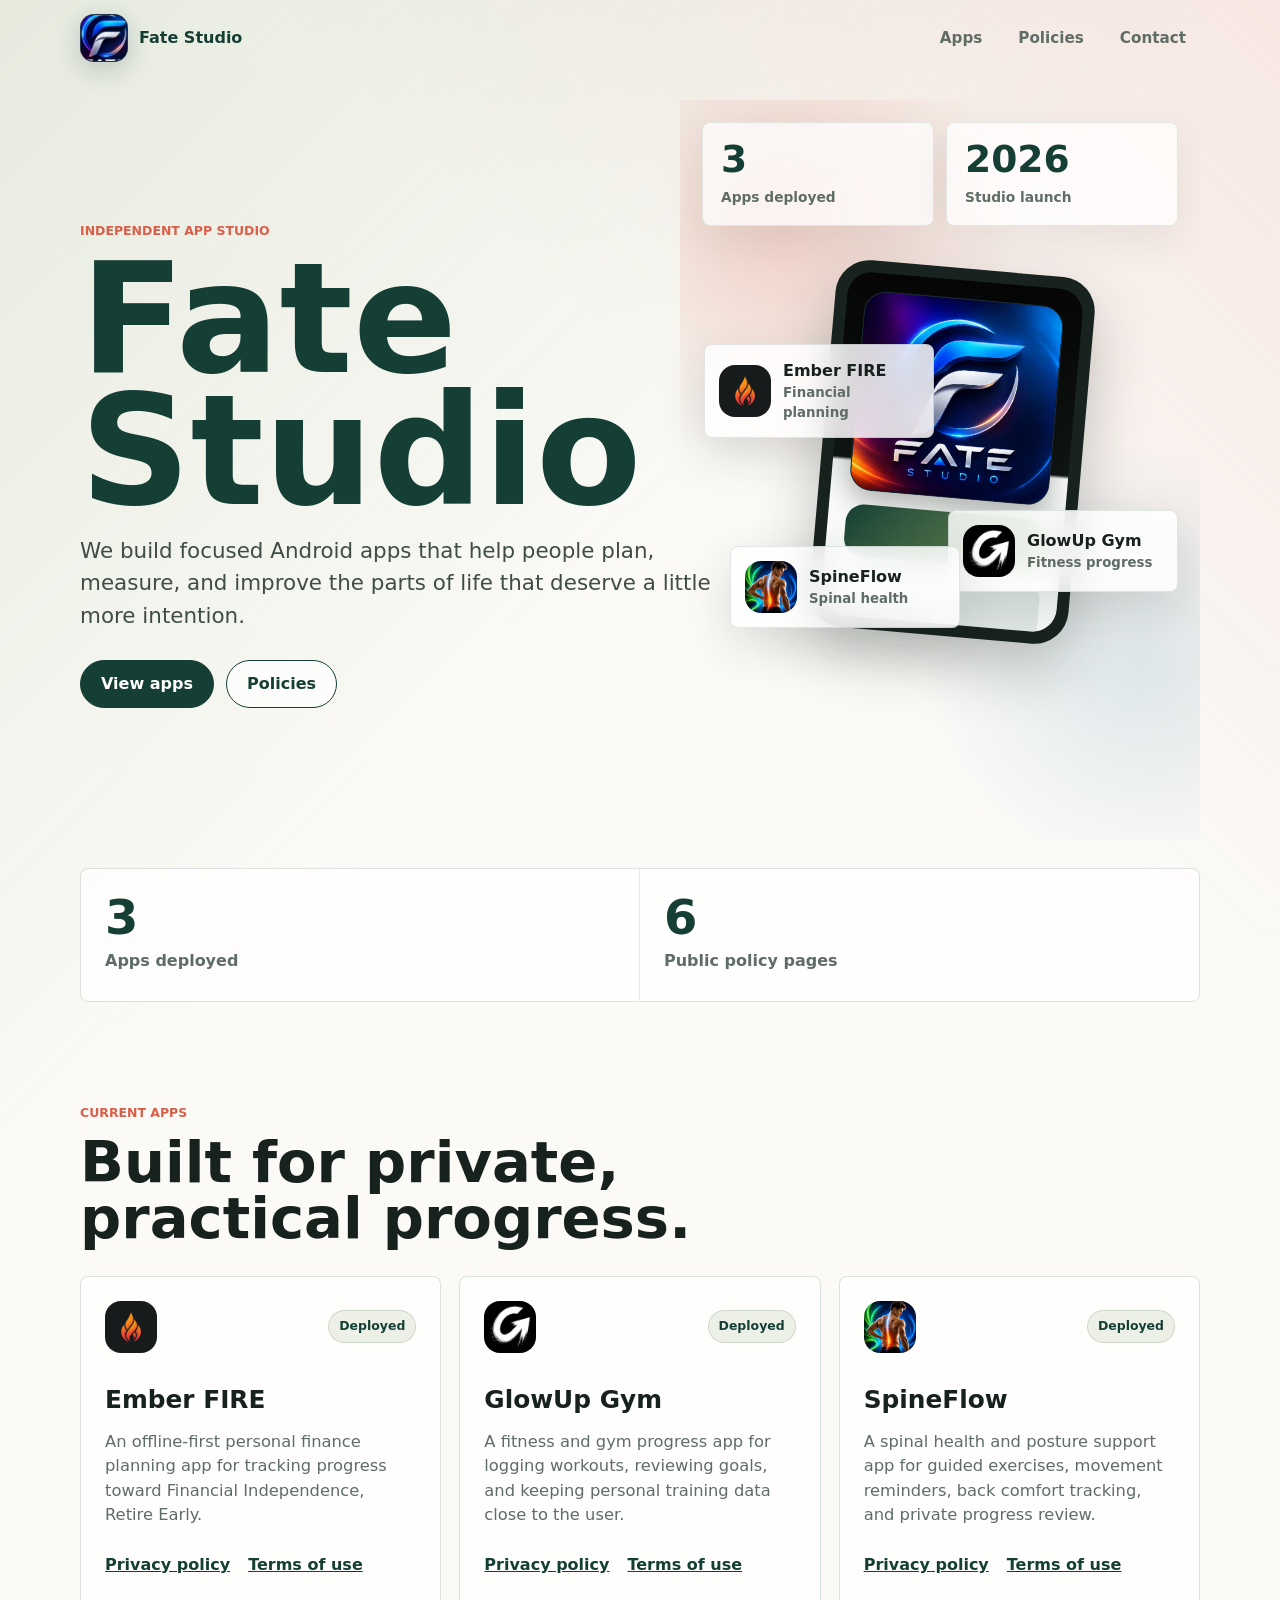
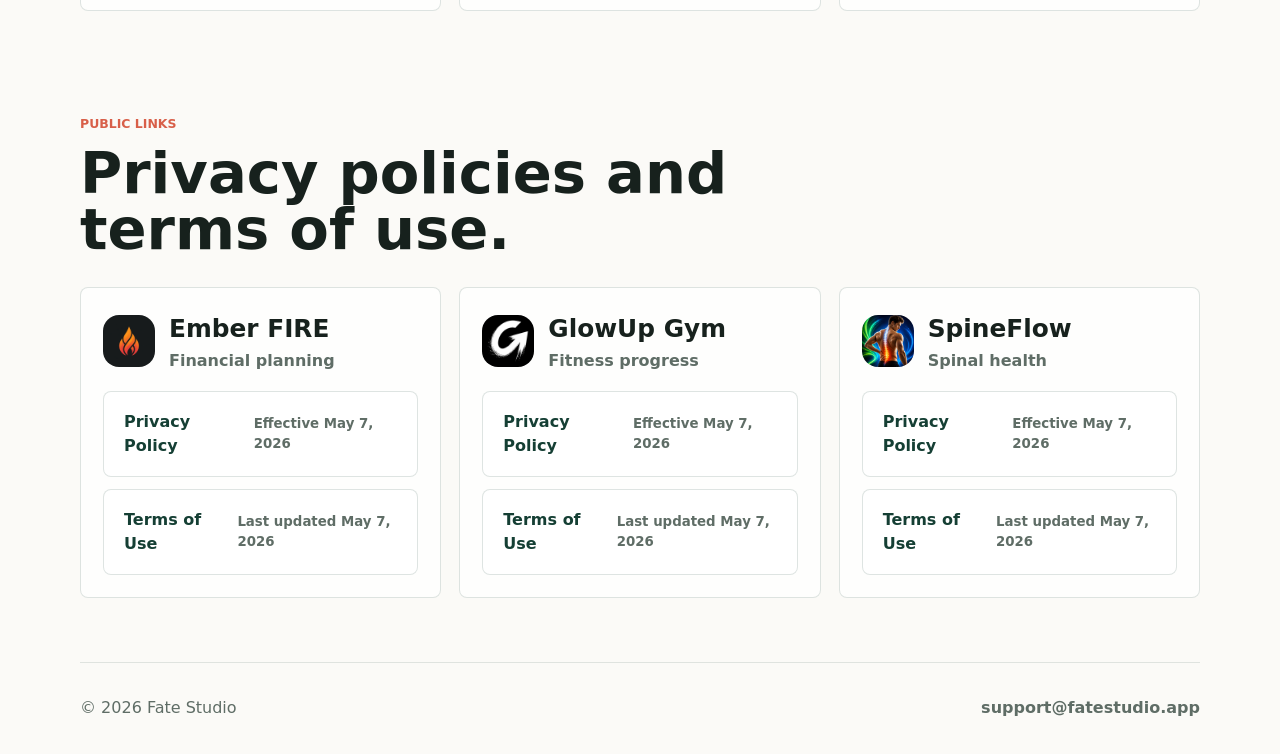
<file: index.html>
<!doctype html>
<html lang="en">
  <head>
    <meta charset="utf-8" />
    <meta name="viewport" content="width=device-width, initial-scale=1" />
    <meta name="description" content="Fate Studio creates practical, privacy-conscious apps for personal planning, finance, fitness, and everyday progress." />
    <title>Fate Studio | Apps for Personal Progress</title>
    <link rel="icon" type="image/png" sizes="64x64" href="assets/favicon.png" />
    <link rel="apple-touch-icon" sizes="180x180" href="assets/apple-touch-icon.png" />
    <link rel="stylesheet" href="styles.css" />
  </head>
  <body>
    <header class="site-header">
      <a class="brand" href="./" aria-label="Fate Studio home">
        <span class="brand-mark" aria-hidden="true">
          <img src="assets/fate_studio_logo.png" alt="" />
        </span>
        <span>Fate Studio</span>
      </a>
      <nav class="nav-links" aria-label="Main navigation">
        <a href="#apps">Apps</a>
        <a href="#policies">Policies</a>
        <a href="mailto:support@fatestudio.app">Contact</a>
      </nav>
    </header>

    <main>
      <section class="hero">
        <div class="hero-copy">
          <p class="eyebrow">Independent app studio</p>
          <h1>Fate Studio</h1>
          <p class="hero-text">We build focused Android apps that help people plan, measure, and improve the parts of life that deserve a little more intention.</p>
          <div class="hero-actions">
            <a class="button primary" href="#apps">View apps</a>
            <a class="button secondary" href="#policies">Policies</a>
          </div>
        </div>

        <div class="studio-panel" aria-label="Fate Studio app dashboard">
          <div class="metric-strip">
            <div>
              <span class="metric-number">3</span>
              <span class="metric-label">Apps deployed</span>
            </div>
            <div>
              <span class="metric-number">2026</span>
              <span class="metric-label">Studio launch</span>
            </div>
          </div>
          <div class="device-preview">
            <div class="phone-shell">
              <div class="phone-screen">
                <img class="studio-screen-logo" src="assets/fate_studio_logo.png" alt="Fate Studio App logo" />
                <div class="screen-row gold"></div>
                <div class="screen-grid" aria-hidden="true">
                  <span></span>
                  <span></span>
                </div>
              </div>
            </div>
            <div class="floating-card ember">
              <img class="app-icon" src="assets/ember_fire_logo_512.png" alt="" width="52" height="52" />
              <div>
                <strong>Ember FIRE</strong>
                <small>Financial planning</small>
              </div>
            </div>
            <div class="floating-card glow">
              <img class="app-icon" src="assets/glowup_gym_logo_512.png" alt="" width="52" height="52" />
              <div>
                <strong>GlowUp Gym</strong>
                <small>Fitness progress</small>
              </div>
            </div>
            <div class="floating-card spine">
              <img class="app-icon" src="assets/spineflow_logo.png" alt="" width="52" height="52" />
              <div>
                <strong>SpineFlow</strong>
                <small>Spinal health</small>
              </div>
            </div>
          </div>
        </div>
      </section>

      <section class="stats-band" aria-label="Deployment summary">
        <div>
          <strong>3</strong>
          <span>Apps deployed</span>
        </div>
        <div>
          <strong>6</strong>
          <span>Public policy pages</span>
        </div>
      </section>

      <section id="apps" class="section">
        <div class="section-heading">
          <p class="eyebrow">Current apps</p>
          <h2>Built for private, practical progress.</h2>
        </div>

        <div class="app-grid">
          <article class="app-card">
            <div class="app-card-top">
              <img class="app-icon" src="assets/ember_fire_logo_512.png" alt="" width="52" height="52" />
              <span class="status-pill">Deployed</span>
            </div>
            <h3>Ember FIRE</h3>
            <p>An offline-first personal finance planning app for tracking progress toward Financial Independence, Retire Early.</p>
            <div class="app-card-links">
              <a href="privacy/ember-fire.html">Privacy policy</a>
              <a href="terms/ember-fire.html">Terms of use</a>
            </div>
          </article>

          <article class="app-card">
            <div class="app-card-top">
              <img class="app-icon" src="assets/glowup_gym_logo_512.png" alt="" width="52" height="52" />
              <span class="status-pill">Deployed</span>
            </div>
            <h3>GlowUp Gym</h3>
            <p>A fitness and gym progress app for logging workouts, reviewing goals, and keeping personal training data close to the user.</p>
            <div class="app-card-links">
              <a href="privacy/glowup-gym.html">Privacy policy</a>
              <a href="terms/glowup-gym.html">Terms of use</a>
            </div>
          </article>

          <article class="app-card">
            <div class="app-card-top">
              <img class="app-icon" src="assets/spineflow_logo.png" alt="" width="52" height="52" />
              <span class="status-pill">Deployed</span>
            </div>
            <h3>SpineFlow</h3>
            <p>A spinal health and posture support app for guided exercises, movement reminders, back comfort tracking, and private progress review.</p>
            <div class="app-card-links">
              <a href="privacy/spineflow.html">Privacy policy</a>
              <a href="terms/spineflow.html">Terms of use</a>
            </div>
          </article>
        </div>
      </section>

      <section id="policies" class="section policy-section">
        <div class="section-heading">
          <p class="eyebrow">Public links</p>
          <h2>Privacy policies and terms of use.</h2>
        </div>
        <div class="policy-app-grid">
          <article class="policy-app-card">
            <div class="policy-app-heading">
              <img class="app-icon" src="assets/ember_fire_logo_512.png" alt="" width="52" height="52" />
              <div>
                <h3>Ember FIRE</h3>
                <p>Financial planning</p>
              </div>
            </div>
            <div class="policy-links">
              <a href="privacy/ember-fire.html">
                <span>Privacy Policy</span>
                <small>Effective May 7, 2026</small>
              </a>
              <a href="terms/ember-fire.html">
                <span>Terms of Use</span>
                <small>Last updated May 7, 2026</small>
              </a>
            </div>
          </article>

          <article class="policy-app-card">
            <div class="policy-app-heading">
              <img class="app-icon" src="assets/glowup_gym_logo_512.png" alt="" width="52" height="52" />
              <div>
                <h3>GlowUp Gym</h3>
                <p>Fitness progress</p>
              </div>
            </div>
            <div class="policy-links">
              <a href="privacy/glowup-gym.html">
                <span>Privacy Policy</span>
                <small>Effective May 7, 2026</small>
              </a>
              <a href="terms/glowup-gym.html">
                <span>Terms of Use</span>
                <small>Last updated May 7, 2026</small>
              </a>
            </div>
          </article>

          <article class="policy-app-card">
            <div class="policy-app-heading">
              <img class="app-icon" src="assets/spineflow_logo.png" alt="" width="52" height="52" />
              <div>
                <h3>SpineFlow</h3>
                <p>Spinal health</p>
              </div>
            </div>
            <div class="policy-links">
              <a href="privacy/spineflow.html">
                <span>Privacy Policy</span>
                <small>Effective May 7, 2026</small>
              </a>
              <a href="terms/spineflow.html">
                <span>Terms of Use</span>
                <small>Last updated May 7, 2026</small>
              </a>
            </div>
          </article>
        </div>
      </section>
    </main>

    <footer class="site-footer">
      <span>&copy; 2026 Fate Studio</span>
      <a href="mailto:support@fatestudio.app">support@fatestudio.app</a>
    </footer>
  </body>
</html>
</file>
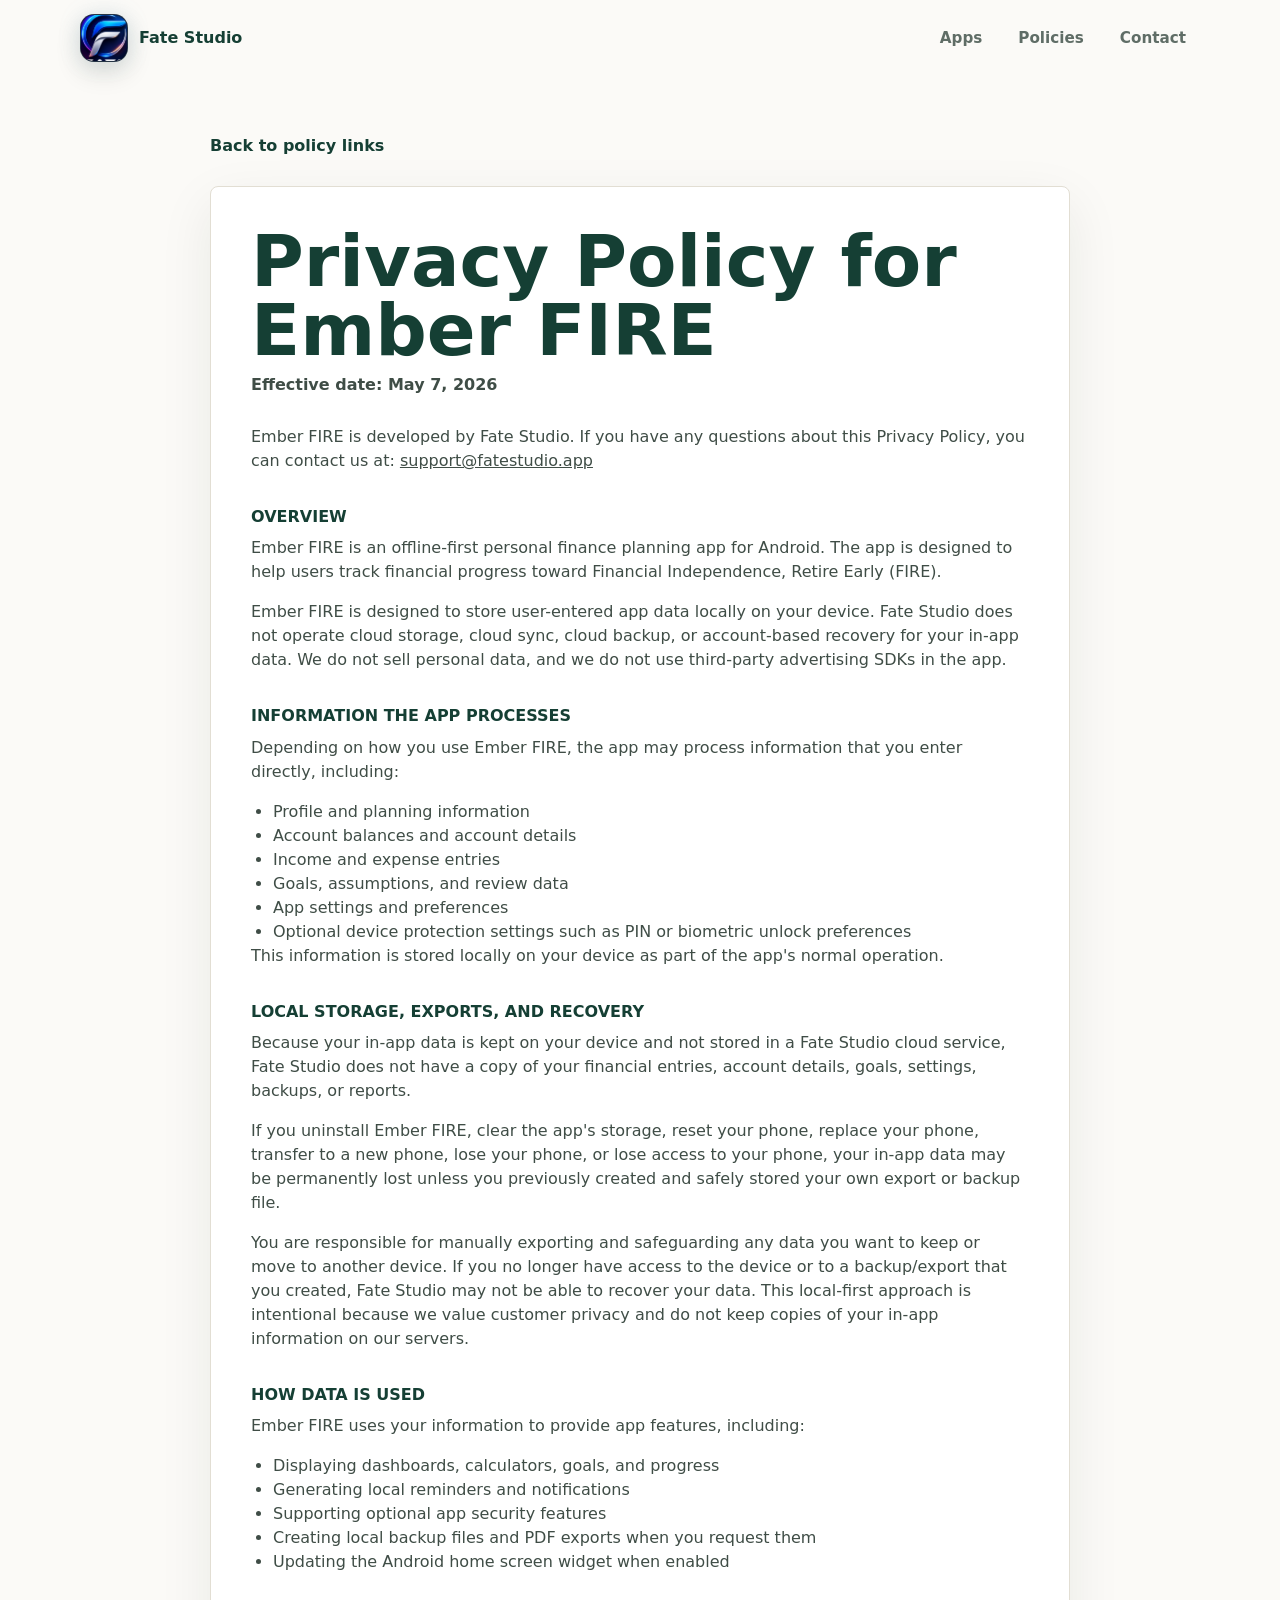
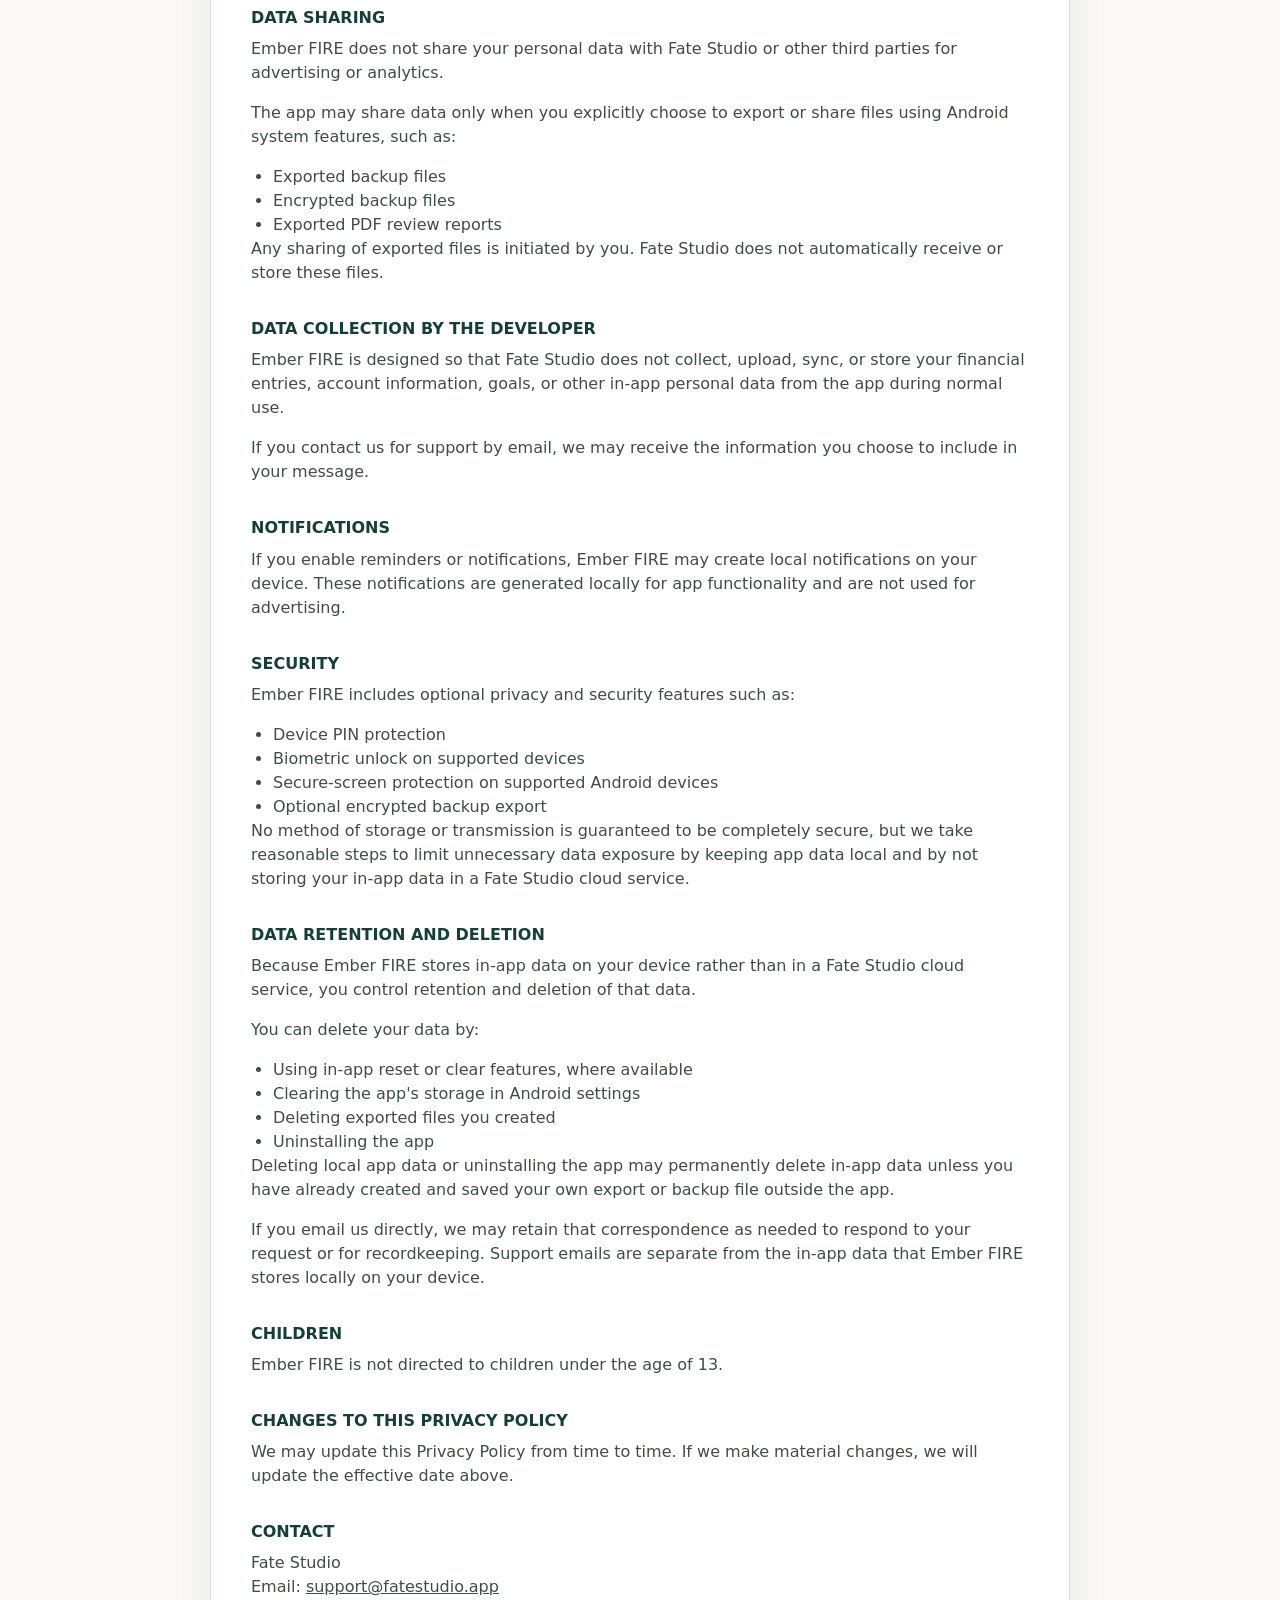
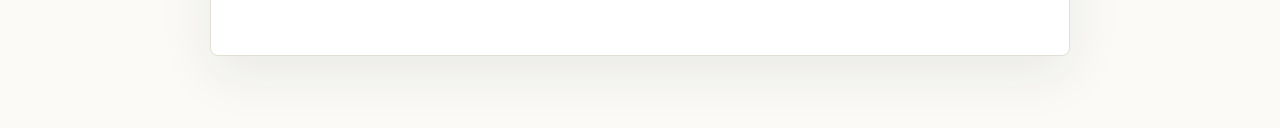
<file: privacy/ember-fire.html>
<!doctype html>
<html lang="en">
  <head>
    <meta charset="utf-8" />
    <meta name="viewport" content="width=device-width, initial-scale=1" />
    <meta name="description" content="Privacy Policy for Ember FIRE by Fate Studio." />
    <title>Privacy Policy for Ember FIRE | Fate Studio</title>
    <link rel="icon" type="image/png" sizes="64x64" href="../assets/favicon.png" />
    <link rel="apple-touch-icon" sizes="180x180" href="../assets/apple-touch-icon.png" />
    <link rel="stylesheet" href="../styles.css" />
  </head>
  <body class="policy-page">
    <header class="site-header">
      <a class="brand" href="../" aria-label="Fate Studio home">
        <span class="brand-mark" aria-hidden="true">
          <img src="../assets/fate_studio_logo.png" alt="" />
        </span>
        <span>Fate Studio</span>
      </a>
      <nav class="nav-links" aria-label="Policy navigation">
        <a href="../#apps">Apps</a>
        <a href="../#policies">Policies</a>
        <a href="mailto:support@fatestudio.app">Contact</a>
      </nav>
    </header>

    <main class="policy-main">
      <a class="back-link" href="../#policies">Back to policy links</a>
      <article class="policy-article">
        <h1>Privacy Policy for Ember FIRE</h1>
        <p class="effective-date">Effective date: May 7, 2026</p>

        <p>
          Ember FIRE is developed by Fate Studio. If you have any questions about this Privacy Policy, you can contact us at:
          <a href="mailto:support@fatestudio.app">support@fatestudio.app</a>
        </p>

        <h2>Overview</h2>
        <p>Ember FIRE is an offline-first personal finance planning app for Android. The app is designed to help users track financial progress toward Financial Independence, Retire Early (FIRE).</p>
        <p>Ember FIRE is designed to store user-entered app data locally on your device. Fate Studio does not operate cloud storage, cloud sync, cloud backup, or account-based recovery for your in-app data. We do not sell personal data, and we do not use third-party advertising SDKs in the app.</p>

        <h2>Information the App Processes</h2>
        <p>Depending on how you use Ember FIRE, the app may process information that you enter directly, including:</p>
        <ul>
          <li>Profile and planning information</li>
          <li>Account balances and account details</li>
          <li>Income and expense entries</li>
          <li>Goals, assumptions, and review data</li>
          <li>App settings and preferences</li>
          <li>Optional device protection settings such as PIN or biometric unlock preferences</li>
        </ul>
        <p>This information is stored locally on your device as part of the app's normal operation.</p>

        <h2>Local Storage, Exports, and Recovery</h2>
        <p>Because your in-app data is kept on your device and not stored in a Fate Studio cloud service, Fate Studio does not have a copy of your financial entries, account details, goals, settings, backups, or reports.</p>
        <p>If you uninstall Ember FIRE, clear the app's storage, reset your phone, replace your phone, transfer to a new phone, lose your phone, or lose access to your phone, your in-app data may be permanently lost unless you previously created and safely stored your own export or backup file.</p>
        <p>You are responsible for manually exporting and safeguarding any data you want to keep or move to another device. If you no longer have access to the device or to a backup/export that you created, Fate Studio may not be able to recover your data. This local-first approach is intentional because we value customer privacy and do not keep copies of your in-app information on our servers.</p>

        <h2>How Data Is Used</h2>
        <p>Ember FIRE uses your information to provide app features, including:</p>
        <ul>
          <li>Displaying dashboards, calculators, goals, and progress</li>
          <li>Generating local reminders and notifications</li>
          <li>Supporting optional app security features</li>
          <li>Creating local backup files and PDF exports when you request them</li>
          <li>Updating the Android home screen widget when enabled</li>
        </ul>

        <h2>Data Sharing</h2>
        <p>Ember FIRE does not share your personal data with Fate Studio or other third parties for advertising or analytics.</p>
        <p>The app may share data only when you explicitly choose to export or share files using Android system features, such as:</p>
        <ul>
          <li>Exported backup files</li>
          <li>Encrypted backup files</li>
          <li>Exported PDF review reports</li>
        </ul>
        <p>Any sharing of exported files is initiated by you. Fate Studio does not automatically receive or store these files.</p>

        <h2>Data Collection by the Developer</h2>
        <p>Ember FIRE is designed so that Fate Studio does not collect, upload, sync, or store your financial entries, account information, goals, or other in-app personal data from the app during normal use.</p>
        <p>If you contact us for support by email, we may receive the information you choose to include in your message.</p>

        <h2>Notifications</h2>
        <p>
          If you enable reminders or notifications, Ember FIRE may create local notifications on your device. These notifications are generated locally for app functionality and are not used for
          advertising.
        </p>

        <h2>Security</h2>
        <p>Ember FIRE includes optional privacy and security features such as:</p>
        <ul>
          <li>Device PIN protection</li>
          <li>Biometric unlock on supported devices</li>
          <li>Secure-screen protection on supported Android devices</li>
          <li>Optional encrypted backup export</li>
        </ul>
        <p>No method of storage or transmission is guaranteed to be completely secure, but we take reasonable steps to limit unnecessary data exposure by keeping app data local and by not storing your in-app data in a Fate Studio cloud service.</p>

        <h2>Data Retention and Deletion</h2>
        <p>Because Ember FIRE stores in-app data on your device rather than in a Fate Studio cloud service, you control retention and deletion of that data.</p>
        <p>You can delete your data by:</p>
        <ul>
          <li>Using in-app reset or clear features, where available</li>
          <li>Clearing the app's storage in Android settings</li>
          <li>Deleting exported files you created</li>
          <li>Uninstalling the app</li>
        </ul>
        <p>Deleting local app data or uninstalling the app may permanently delete in-app data unless you have already created and saved your own export or backup file outside the app.</p>
        <p>If you email us directly, we may retain that correspondence as needed to respond to your request or for recordkeeping. Support emails are separate from the in-app data that Ember FIRE stores locally on your device.</p>

        <h2>Children</h2>
        <p>Ember FIRE is not directed to children under the age of 13.</p>

        <h2>Changes to This Privacy Policy</h2>
        <p>We may update this Privacy Policy from time to time. If we make material changes, we will update the effective date above.</p>

        <h2>Contact</h2>
        <p>
          Fate Studio<br />
          Email: <a href="mailto:support@fatestudio.app">support@fatestudio.app</a>
        </p>
      </article>
    </main>
  </body>
</html>
</file>
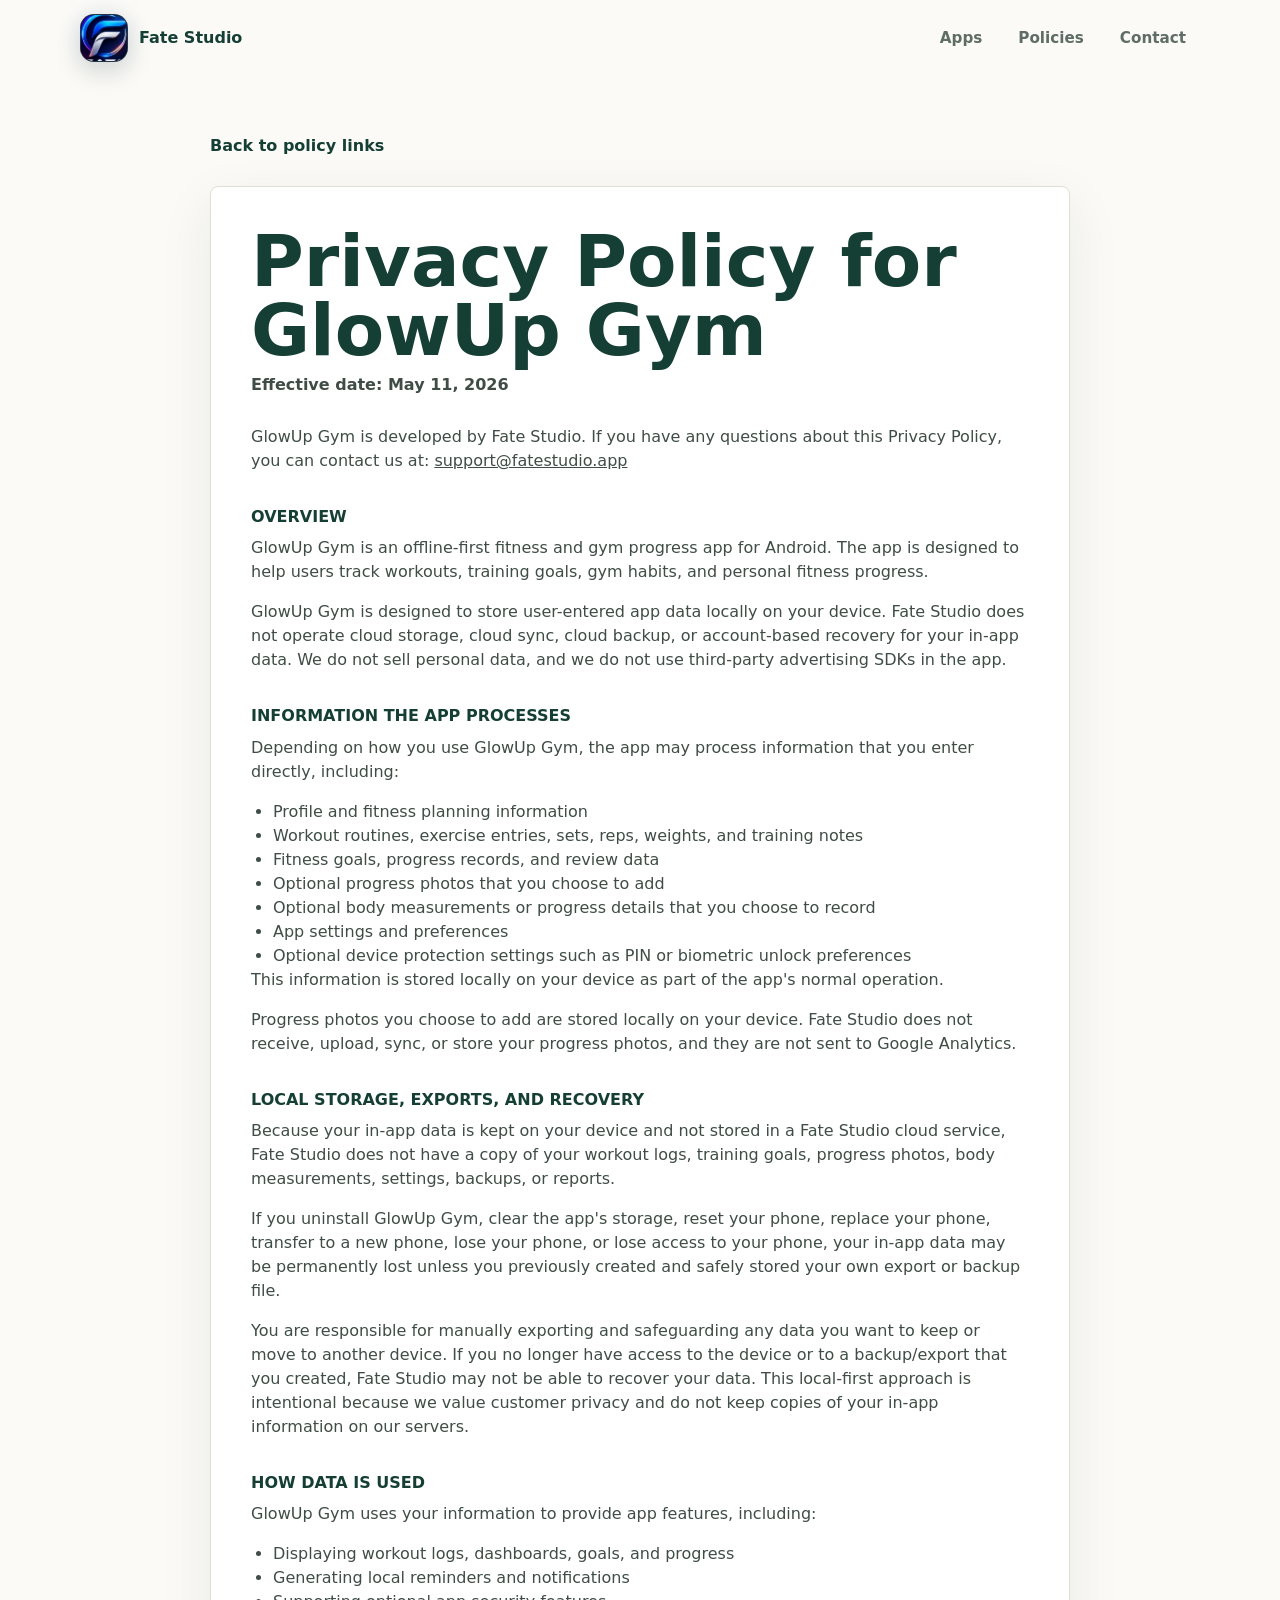
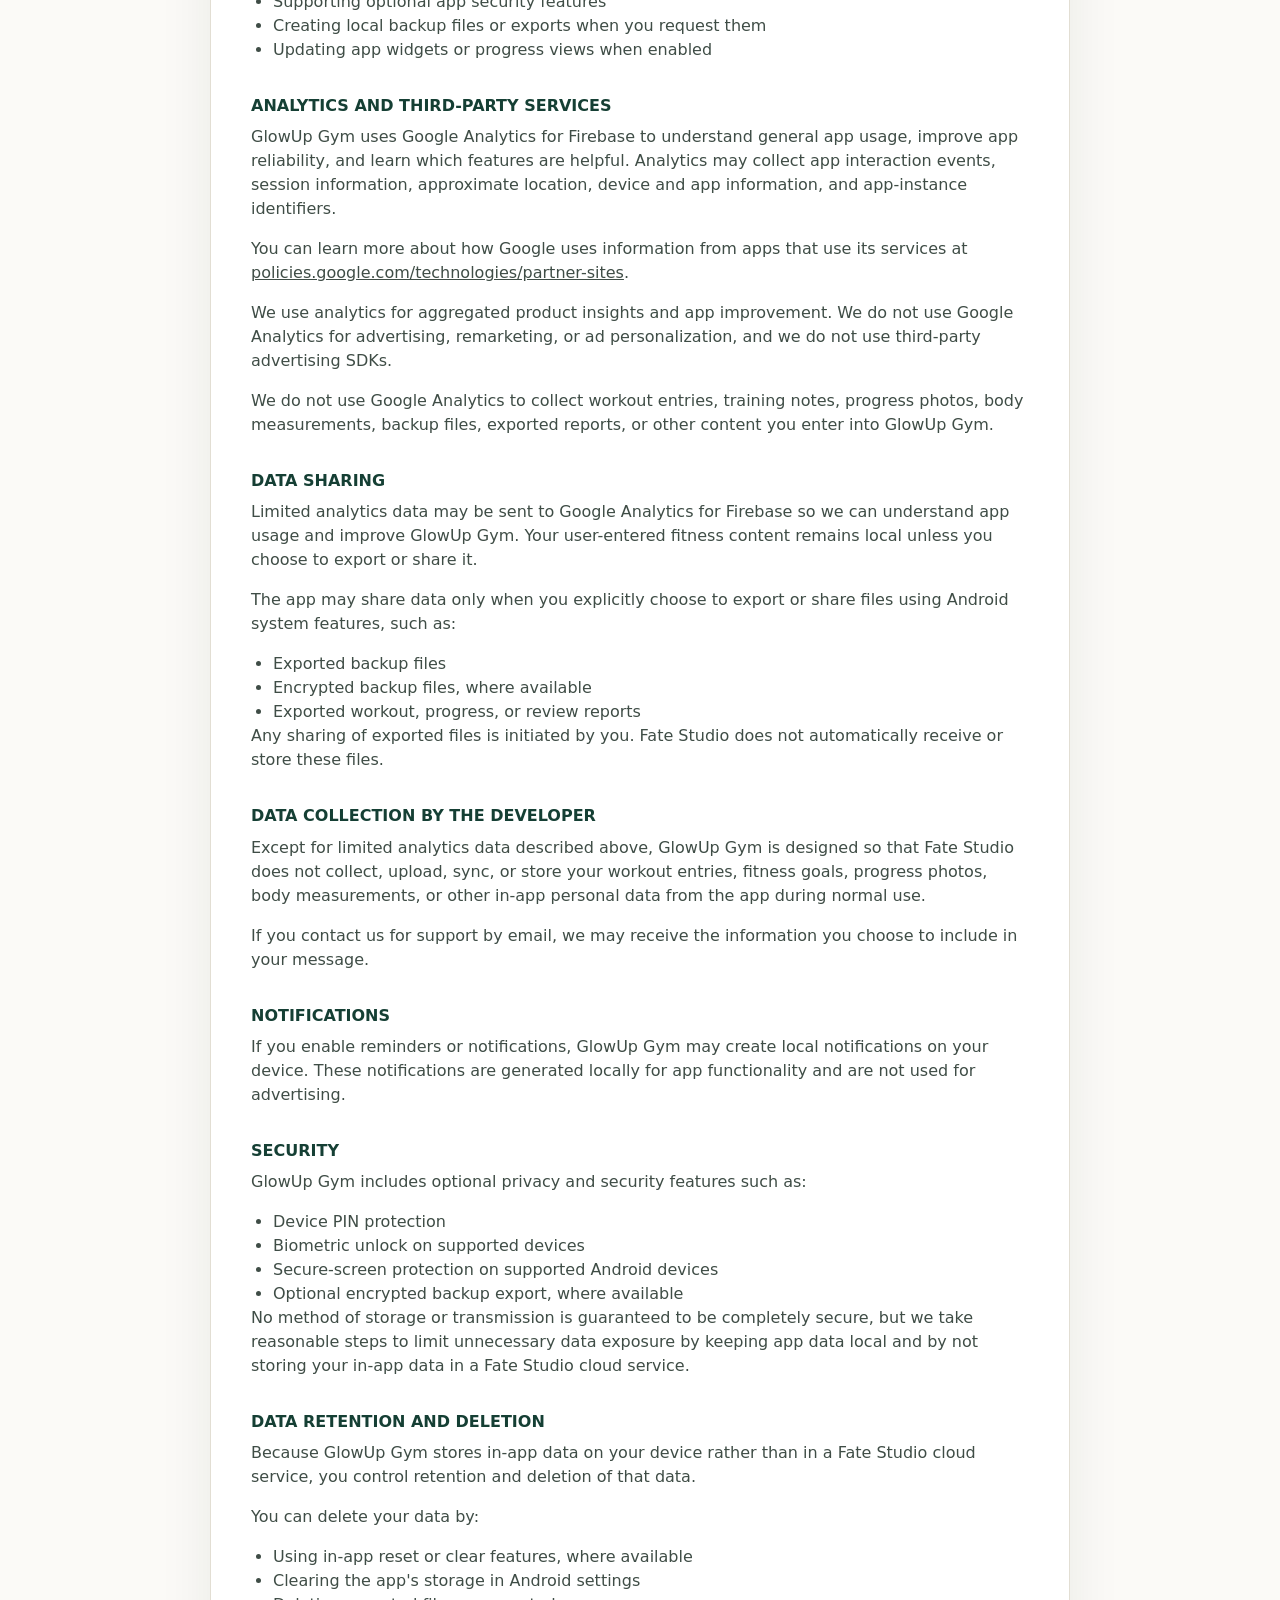
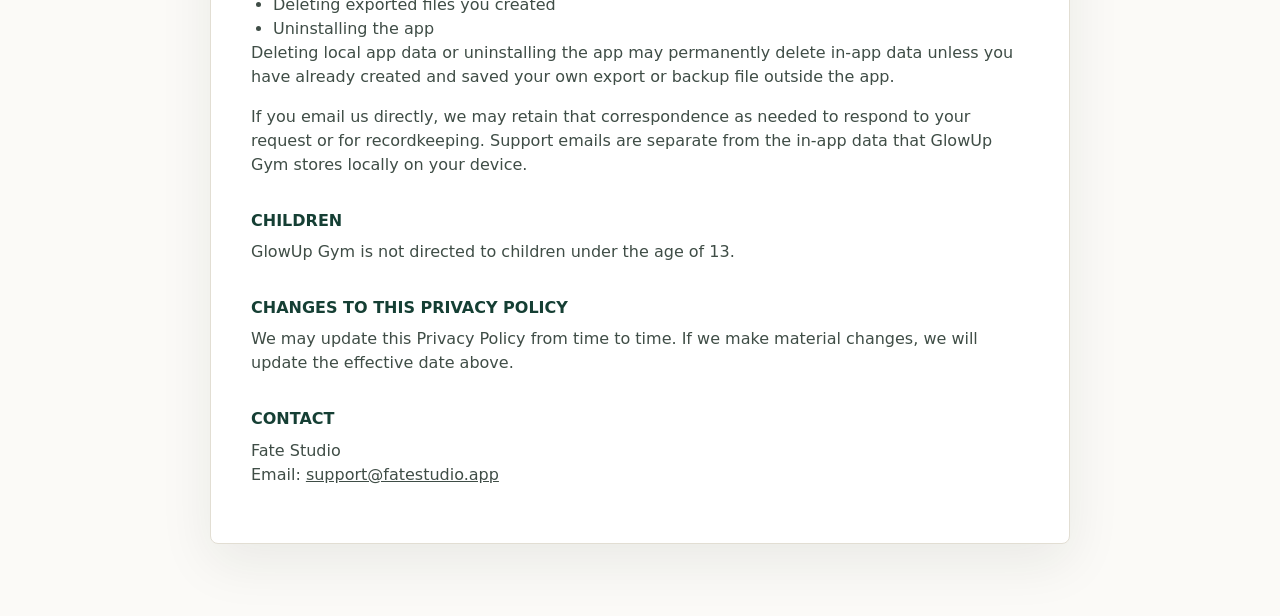
<file: privacy/glowup-gym.html>
<!doctype html>
<html lang="en">
  <head>
    <meta charset="utf-8" />
    <meta name="viewport" content="width=device-width, initial-scale=1" />
    <meta name="description" content="Privacy Policy for GlowUp Gym by Fate Studio." />
    <title>Privacy Policy for GlowUp Gym | Fate Studio</title>
    <link rel="icon" type="image/png" sizes="64x64" href="../assets/favicon.png" />
    <link rel="apple-touch-icon" sizes="180x180" href="../assets/apple-touch-icon.png" />
    <link rel="stylesheet" href="../styles.css" />
  </head>
  <body class="policy-page">
    <header class="site-header">
      <a class="brand" href="../" aria-label="Fate Studio home">
        <span class="brand-mark" aria-hidden="true">
          <img src="../assets/fate_studio_logo.png" alt="" />
        </span>
        <span>Fate Studio</span>
      </a>
      <nav class="nav-links" aria-label="Policy navigation">
        <a href="../#apps">Apps</a>
        <a href="../#policies">Policies</a>
        <a href="mailto:support@fatestudio.app">Contact</a>
      </nav>
    </header>

    <main class="policy-main">
      <a class="back-link" href="../#policies">Back to policy links</a>
      <article class="policy-article">
        <h1>Privacy Policy for GlowUp Gym</h1>
        <p class="effective-date">Effective date: May 11, 2026</p>

        <p>
          GlowUp Gym is developed by Fate Studio. If you have any questions about this Privacy Policy, you can contact us at:
          <a href="mailto:support@fatestudio.app">support@fatestudio.app</a>
        </p>

        <h2>Overview</h2>
        <p>GlowUp Gym is an offline-first fitness and gym progress app for Android. The app is designed to help users track workouts, training goals, gym habits, and personal fitness progress.</p>
        <p>GlowUp Gym is designed to store user-entered app data locally on your device. Fate Studio does not operate cloud storage, cloud sync, cloud backup, or account-based recovery for your in-app data. We do not sell personal data, and we do not use third-party advertising SDKs in the app.</p>

        <h2>Information the App Processes</h2>
        <p>Depending on how you use GlowUp Gym, the app may process information that you enter directly, including:</p>
        <ul>
          <li>Profile and fitness planning information</li>
          <li>Workout routines, exercise entries, sets, reps, weights, and training notes</li>
          <li>Fitness goals, progress records, and review data</li>
          <li>Optional progress photos that you choose to add</li>
          <li>Optional body measurements or progress details that you choose to record</li>
          <li>App settings and preferences</li>
          <li>Optional device protection settings such as PIN or biometric unlock preferences</li>
        </ul>
        <p>This information is stored locally on your device as part of the app's normal operation.</p>
        <p>Progress photos you choose to add are stored locally on your device. Fate Studio does not receive, upload, sync, or store your progress photos, and they are not sent to Google Analytics.</p>

        <h2>Local Storage, Exports, and Recovery</h2>
        <p>Because your in-app data is kept on your device and not stored in a Fate Studio cloud service, Fate Studio does not have a copy of your workout logs, training goals, progress photos, body measurements, settings, backups, or reports.</p>
        <p>If you uninstall GlowUp Gym, clear the app's storage, reset your phone, replace your phone, transfer to a new phone, lose your phone, or lose access to your phone, your in-app data may be permanently lost unless you previously created and safely stored your own export or backup file.</p>
        <p>You are responsible for manually exporting and safeguarding any data you want to keep or move to another device. If you no longer have access to the device or to a backup/export that you created, Fate Studio may not be able to recover your data. This local-first approach is intentional because we value customer privacy and do not keep copies of your in-app information on our servers.</p>

        <h2>How Data Is Used</h2>
        <p>GlowUp Gym uses your information to provide app features, including:</p>
        <ul>
          <li>Displaying workout logs, dashboards, goals, and progress</li>
          <li>Generating local reminders and notifications</li>
          <li>Supporting optional app security features</li>
          <li>Creating local backup files or exports when you request them</li>
          <li>Updating app widgets or progress views when enabled</li>
        </ul>

        <h2>Analytics and Third-Party Services</h2>
        <p>GlowUp Gym uses Google Analytics for Firebase to understand general app usage, improve app reliability, and learn which features are helpful. Analytics may collect app interaction events, session information, approximate location, device and app information, and app-instance identifiers.</p>
        <p>You can learn more about how Google uses information from apps that use its services at <a href="https://policies.google.com/technologies/partner-sites">policies.google.com/technologies/partner-sites</a>.</p>
        <p>We use analytics for aggregated product insights and app improvement. We do not use Google Analytics for advertising, remarketing, or ad personalization, and we do not use third-party advertising SDKs.</p>
        <p>We do not use Google Analytics to collect workout entries, training notes, progress photos, body measurements, backup files, exported reports, or other content you enter into GlowUp Gym.</p>

        <h2>Data Sharing</h2>
        <p>Limited analytics data may be sent to Google Analytics for Firebase so we can understand app usage and improve GlowUp Gym. Your user-entered fitness content remains local unless you choose to export or share it.</p>
        <p>The app may share data only when you explicitly choose to export or share files using Android system features, such as:</p>
        <ul>
          <li>Exported backup files</li>
          <li>Encrypted backup files, where available</li>
          <li>Exported workout, progress, or review reports</li>
        </ul>
        <p>Any sharing of exported files is initiated by you. Fate Studio does not automatically receive or store these files.</p>

        <h2>Data Collection by the Developer</h2>
        <p>Except for limited analytics data described above, GlowUp Gym is designed so that Fate Studio does not collect, upload, sync, or store your workout entries, fitness goals, progress photos, body measurements, or other in-app personal data from the app during normal use.</p>
        <p>If you contact us for support by email, we may receive the information you choose to include in your message.</p>

        <h2>Notifications</h2>
        <p>
          If you enable reminders or notifications, GlowUp Gym may create local notifications on your device. These notifications are generated locally for app functionality and are not used for
          advertising.
        </p>

        <h2>Security</h2>
        <p>GlowUp Gym includes optional privacy and security features such as:</p>
        <ul>
          <li>Device PIN protection</li>
          <li>Biometric unlock on supported devices</li>
          <li>Secure-screen protection on supported Android devices</li>
          <li>Optional encrypted backup export, where available</li>
        </ul>
        <p>No method of storage or transmission is guaranteed to be completely secure, but we take reasonable steps to limit unnecessary data exposure by keeping app data local and by not storing your in-app data in a Fate Studio cloud service.</p>

        <h2>Data Retention and Deletion</h2>
        <p>Because GlowUp Gym stores in-app data on your device rather than in a Fate Studio cloud service, you control retention and deletion of that data.</p>
        <p>You can delete your data by:</p>
        <ul>
          <li>Using in-app reset or clear features, where available</li>
          <li>Clearing the app's storage in Android settings</li>
          <li>Deleting exported files you created</li>
          <li>Uninstalling the app</li>
        </ul>
        <p>Deleting local app data or uninstalling the app may permanently delete in-app data unless you have already created and saved your own export or backup file outside the app.</p>
        <p>If you email us directly, we may retain that correspondence as needed to respond to your request or for recordkeeping. Support emails are separate from the in-app data that GlowUp Gym stores locally on your device.</p>

        <h2>Children</h2>
        <p>GlowUp Gym is not directed to children under the age of 13.</p>

        <h2>Changes to This Privacy Policy</h2>
        <p>We may update this Privacy Policy from time to time. If we make material changes, we will update the effective date above.</p>

        <h2>Contact</h2>
        <p>
          Fate Studio<br />
          Email: <a href="mailto:support@fatestudio.app">support@fatestudio.app</a>
        </p>
      </article>
    </main>
  </body>
</html>
</file>
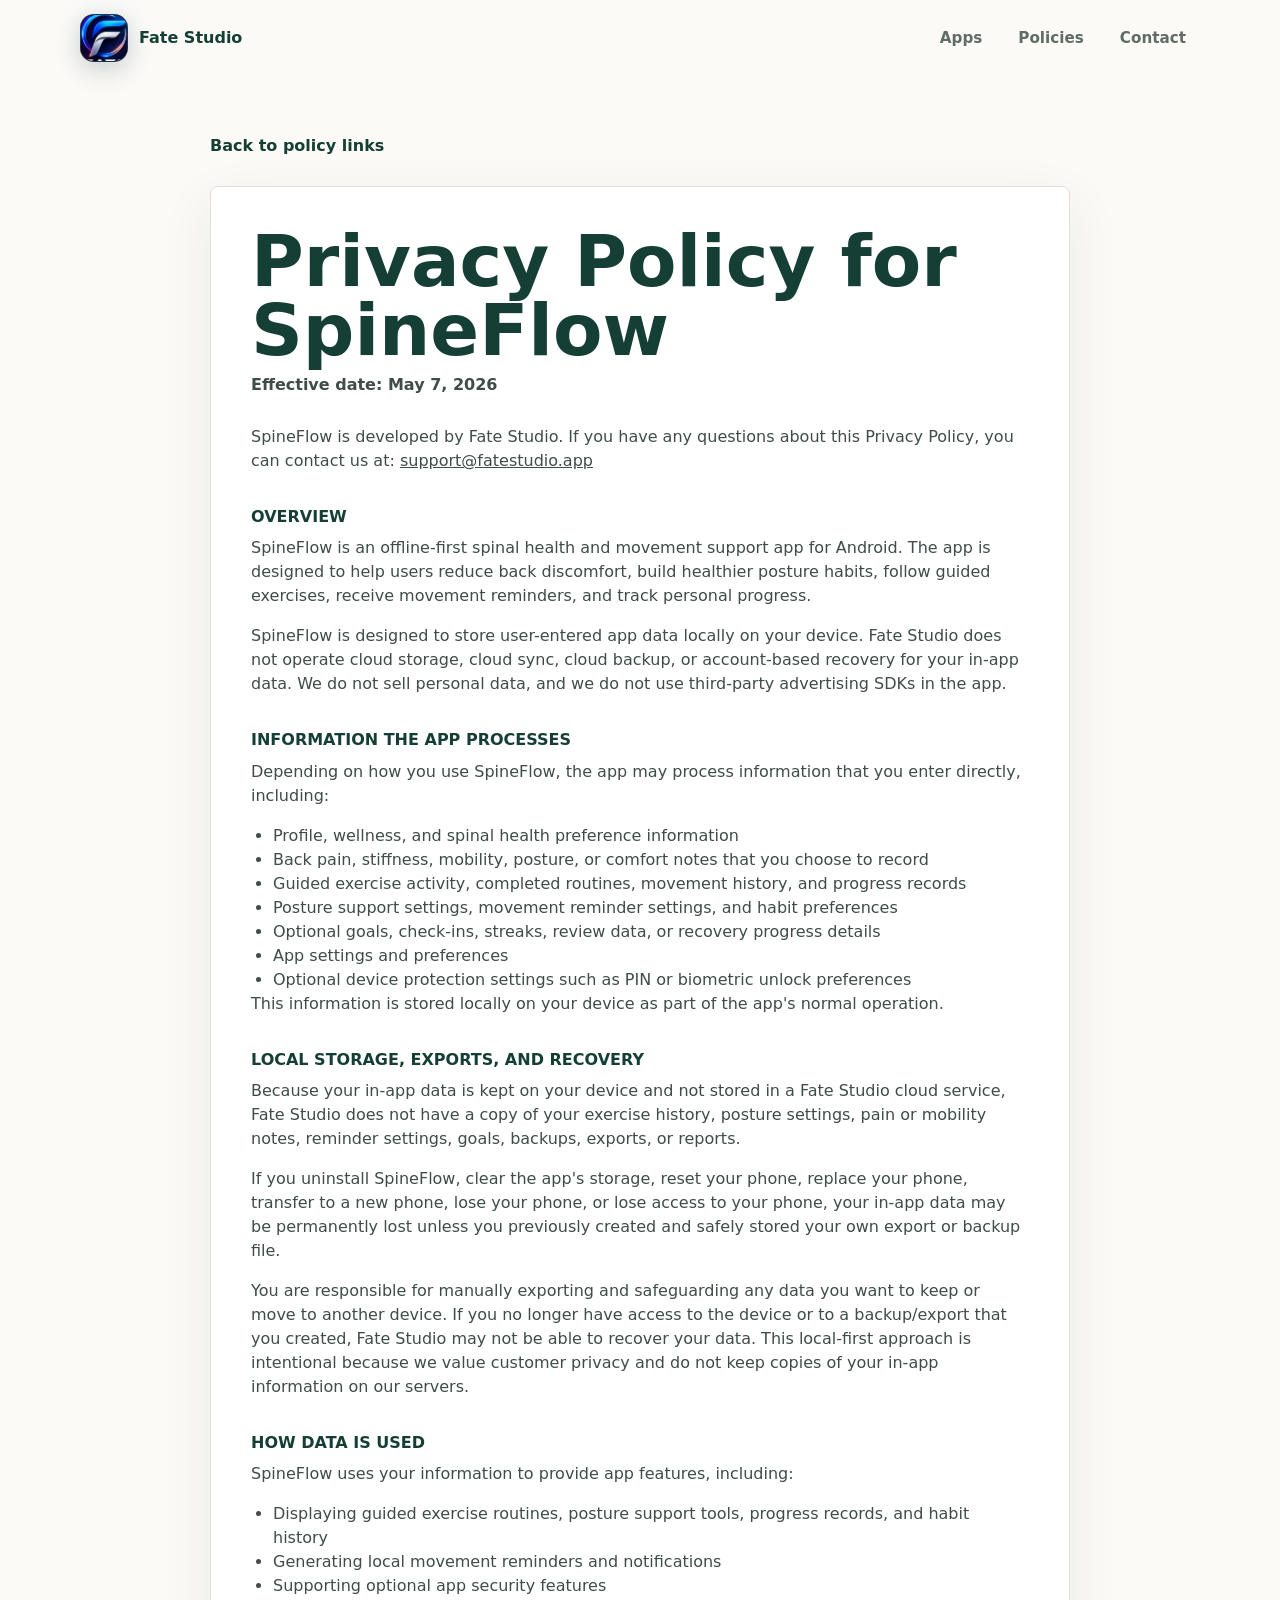
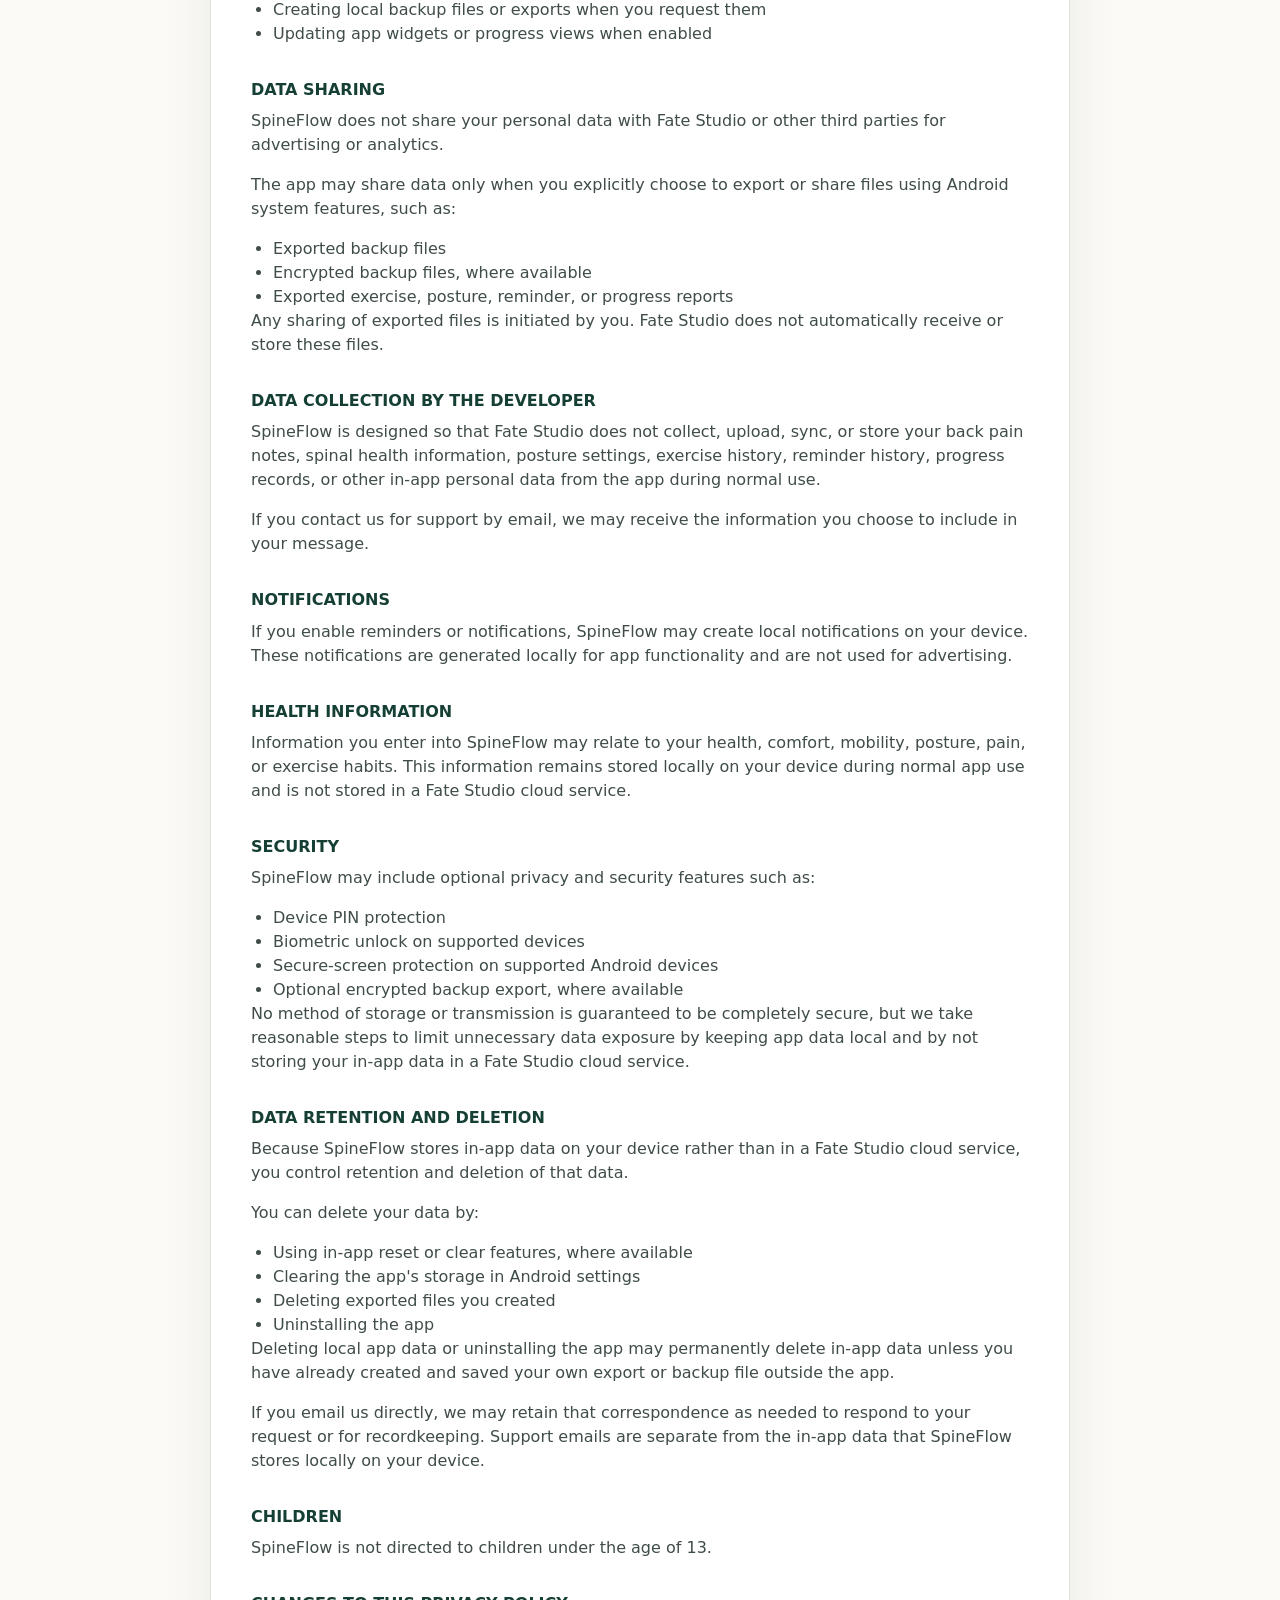
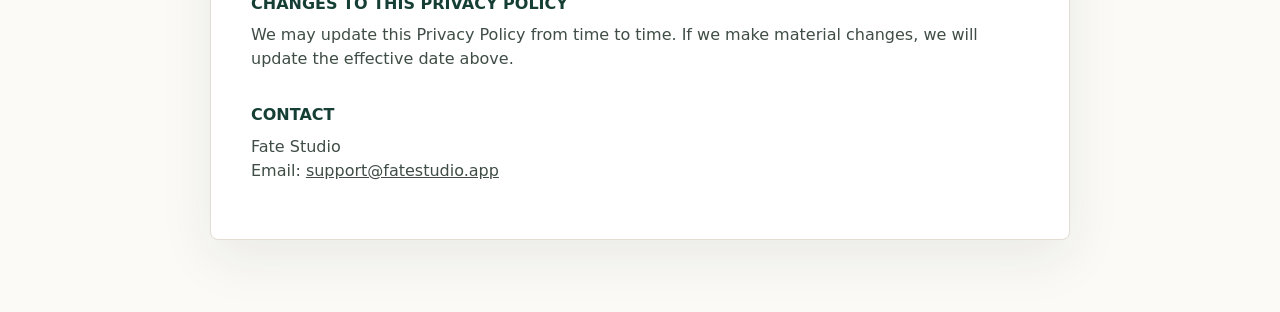
<file: privacy/spineflow.html>
<!doctype html>
<html lang="en">
  <head>
    <meta charset="utf-8" />
    <meta name="viewport" content="width=device-width, initial-scale=1" />
    <meta name="description" content="Privacy Policy for SpineFlow by Fate Studio." />
    <title>Privacy Policy for SpineFlow | Fate Studio</title>
    <link rel="icon" type="image/png" sizes="64x64" href="../assets/favicon.png" />
    <link rel="apple-touch-icon" sizes="180x180" href="../assets/apple-touch-icon.png" />
    <link rel="stylesheet" href="../styles.css" />
  </head>
  <body class="policy-page">
    <header class="site-header">
      <a class="brand" href="../" aria-label="Fate Studio home">
        <span class="brand-mark" aria-hidden="true">
          <img src="../assets/fate_studio_logo.png" alt="" />
        </span>
        <span>Fate Studio</span>
      </a>
      <nav class="nav-links" aria-label="Policy navigation">
        <a href="../#apps">Apps</a>
        <a href="../#policies">Policies</a>
        <a href="mailto:support@fatestudio.app">Contact</a>
      </nav>
    </header>

    <main class="policy-main">
      <a class="back-link" href="../#policies">Back to policy links</a>
      <article class="policy-article">
        <h1>Privacy Policy for SpineFlow</h1>
        <p class="effective-date">Effective date: May 7, 2026</p>

        <p>
          SpineFlow is developed by Fate Studio. If you have any questions about this Privacy Policy, you can contact us at:
          <a href="mailto:support@fatestudio.app">support@fatestudio.app</a>
        </p>

        <h2>Overview</h2>
        <p>SpineFlow is an offline-first spinal health and movement support app for Android. The app is designed to help users reduce back discomfort, build healthier posture habits, follow guided exercises, receive movement reminders, and track personal progress.</p>
        <p>SpineFlow is designed to store user-entered app data locally on your device. Fate Studio does not operate cloud storage, cloud sync, cloud backup, or account-based recovery for your in-app data. We do not sell personal data, and we do not use third-party advertising SDKs in the app.</p>

        <h2>Information the App Processes</h2>
        <p>Depending on how you use SpineFlow, the app may process information that you enter directly, including:</p>
        <ul>
          <li>Profile, wellness, and spinal health preference information</li>
          <li>Back pain, stiffness, mobility, posture, or comfort notes that you choose to record</li>
          <li>Guided exercise activity, completed routines, movement history, and progress records</li>
          <li>Posture support settings, movement reminder settings, and habit preferences</li>
          <li>Optional goals, check-ins, streaks, review data, or recovery progress details</li>
          <li>App settings and preferences</li>
          <li>Optional device protection settings such as PIN or biometric unlock preferences</li>
        </ul>
        <p>This information is stored locally on your device as part of the app's normal operation.</p>

        <h2>Local Storage, Exports, and Recovery</h2>
        <p>Because your in-app data is kept on your device and not stored in a Fate Studio cloud service, Fate Studio does not have a copy of your exercise history, posture settings, pain or mobility notes, reminder settings, goals, backups, exports, or reports.</p>
        <p>If you uninstall SpineFlow, clear the app's storage, reset your phone, replace your phone, transfer to a new phone, lose your phone, or lose access to your phone, your in-app data may be permanently lost unless you previously created and safely stored your own export or backup file.</p>
        <p>You are responsible for manually exporting and safeguarding any data you want to keep or move to another device. If you no longer have access to the device or to a backup/export that you created, Fate Studio may not be able to recover your data. This local-first approach is intentional because we value customer privacy and do not keep copies of your in-app information on our servers.</p>

        <h2>How Data Is Used</h2>
        <p>SpineFlow uses your information to provide app features, including:</p>
        <ul>
          <li>Displaying guided exercise routines, posture support tools, progress records, and habit history</li>
          <li>Generating local movement reminders and notifications</li>
          <li>Supporting optional app security features</li>
          <li>Creating local backup files or exports when you request them</li>
          <li>Updating app widgets or progress views when enabled</li>
        </ul>

        <h2>Data Sharing</h2>
        <p>SpineFlow does not share your personal data with Fate Studio or other third parties for advertising or analytics.</p>
        <p>The app may share data only when you explicitly choose to export or share files using Android system features, such as:</p>
        <ul>
          <li>Exported backup files</li>
          <li>Encrypted backup files, where available</li>
          <li>Exported exercise, posture, reminder, or progress reports</li>
        </ul>
        <p>Any sharing of exported files is initiated by you. Fate Studio does not automatically receive or store these files.</p>

        <h2>Data Collection by the Developer</h2>
        <p>SpineFlow is designed so that Fate Studio does not collect, upload, sync, or store your back pain notes, spinal health information, posture settings, exercise history, reminder history, progress records, or other in-app personal data from the app during normal use.</p>
        <p>If you contact us for support by email, we may receive the information you choose to include in your message.</p>

        <h2>Notifications</h2>
        <p>
          If you enable reminders or notifications, SpineFlow may create local notifications on your device. These notifications are generated locally for app functionality and are not used for
          advertising.
        </p>

        <h2>Health Information</h2>
        <p>Information you enter into SpineFlow may relate to your health, comfort, mobility, posture, pain, or exercise habits. This information remains stored locally on your device during normal app use and is not stored in a Fate Studio cloud service.</p>

        <h2>Security</h2>
        <p>SpineFlow may include optional privacy and security features such as:</p>
        <ul>
          <li>Device PIN protection</li>
          <li>Biometric unlock on supported devices</li>
          <li>Secure-screen protection on supported Android devices</li>
          <li>Optional encrypted backup export, where available</li>
        </ul>
        <p>No method of storage or transmission is guaranteed to be completely secure, but we take reasonable steps to limit unnecessary data exposure by keeping app data local and by not storing your in-app data in a Fate Studio cloud service.</p>

        <h2>Data Retention and Deletion</h2>
        <p>Because SpineFlow stores in-app data on your device rather than in a Fate Studio cloud service, you control retention and deletion of that data.</p>
        <p>You can delete your data by:</p>
        <ul>
          <li>Using in-app reset or clear features, where available</li>
          <li>Clearing the app's storage in Android settings</li>
          <li>Deleting exported files you created</li>
          <li>Uninstalling the app</li>
        </ul>
        <p>Deleting local app data or uninstalling the app may permanently delete in-app data unless you have already created and saved your own export or backup file outside the app.</p>
        <p>If you email us directly, we may retain that correspondence as needed to respond to your request or for recordkeeping. Support emails are separate from the in-app data that SpineFlow stores locally on your device.</p>

        <h2>Children</h2>
        <p>SpineFlow is not directed to children under the age of 13.</p>

        <h2>Changes to This Privacy Policy</h2>
        <p>We may update this Privacy Policy from time to time. If we make material changes, we will update the effective date above.</p>

        <h2>Contact</h2>
        <p>
          Fate Studio<br />
          Email: <a href="mailto:support@fatestudio.app">support@fatestudio.app</a>
        </p>
      </article>
    </main>
  </body>
</html>
</file>
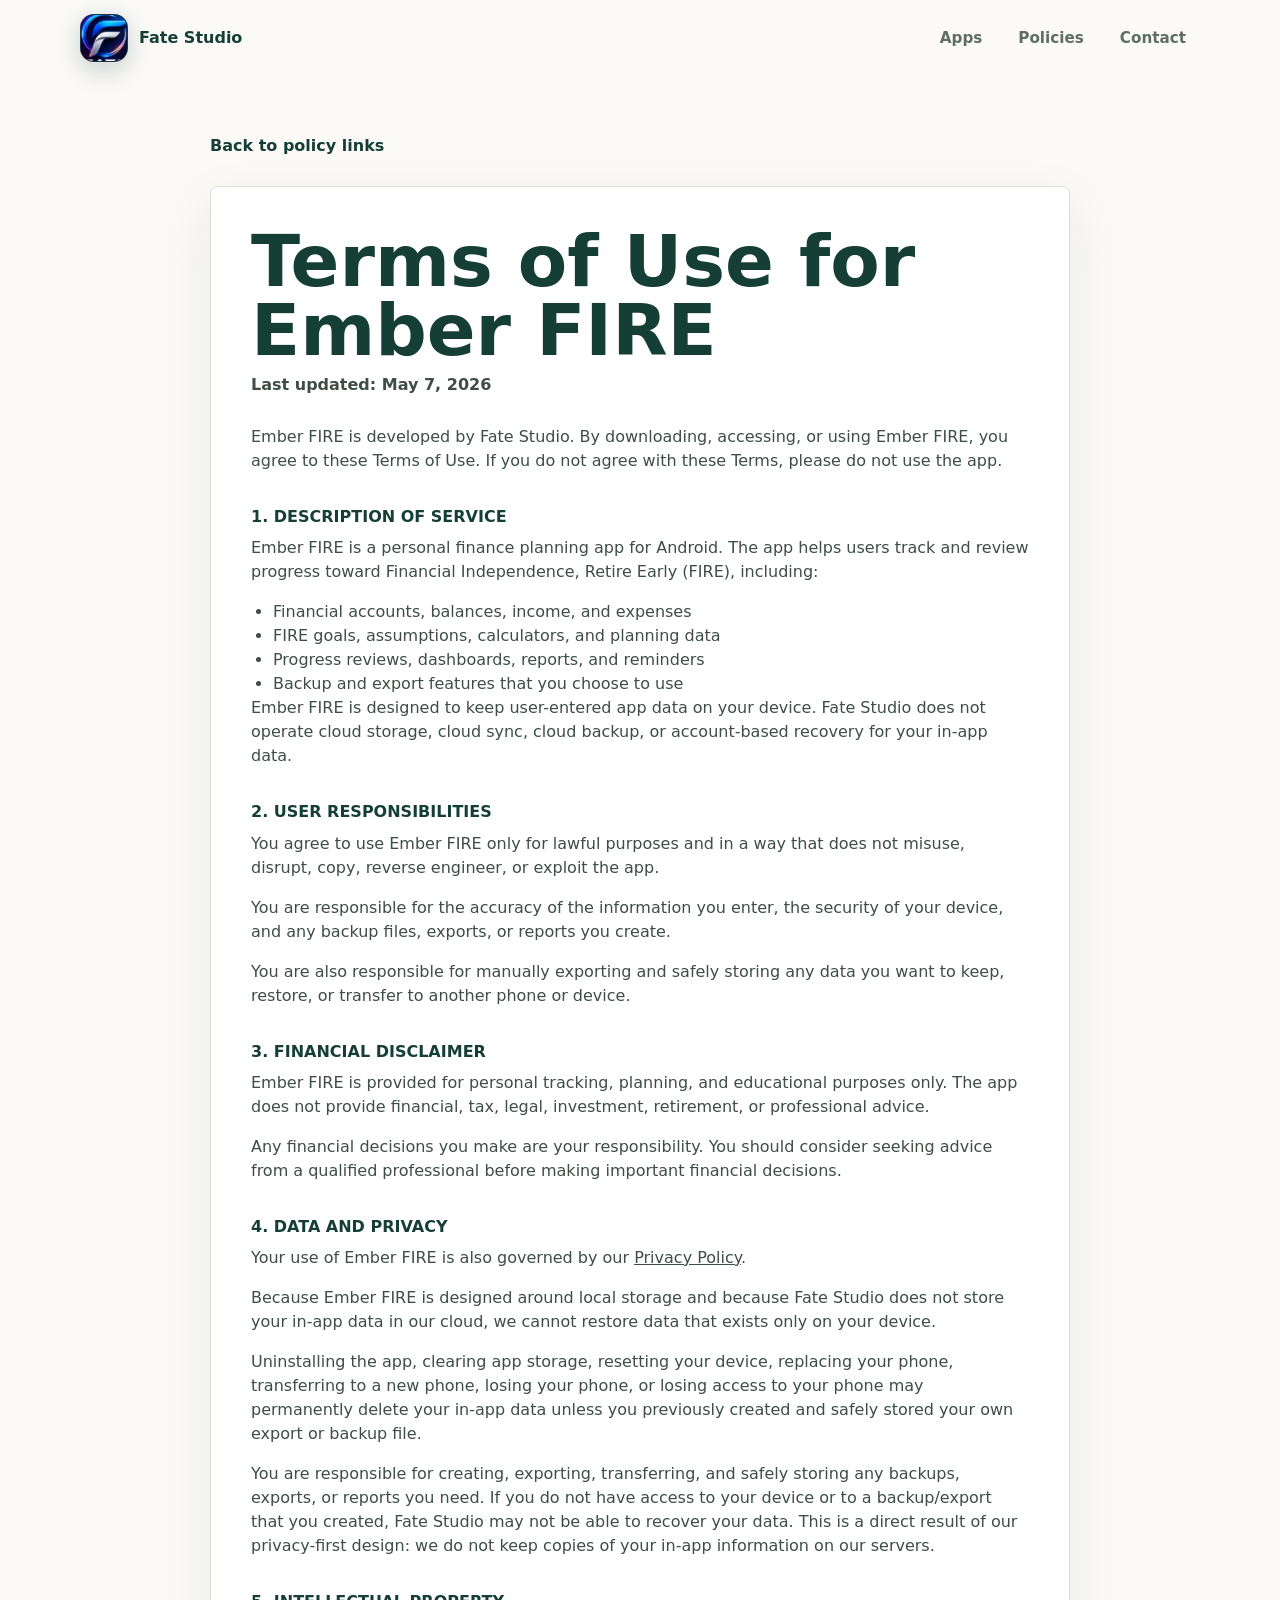
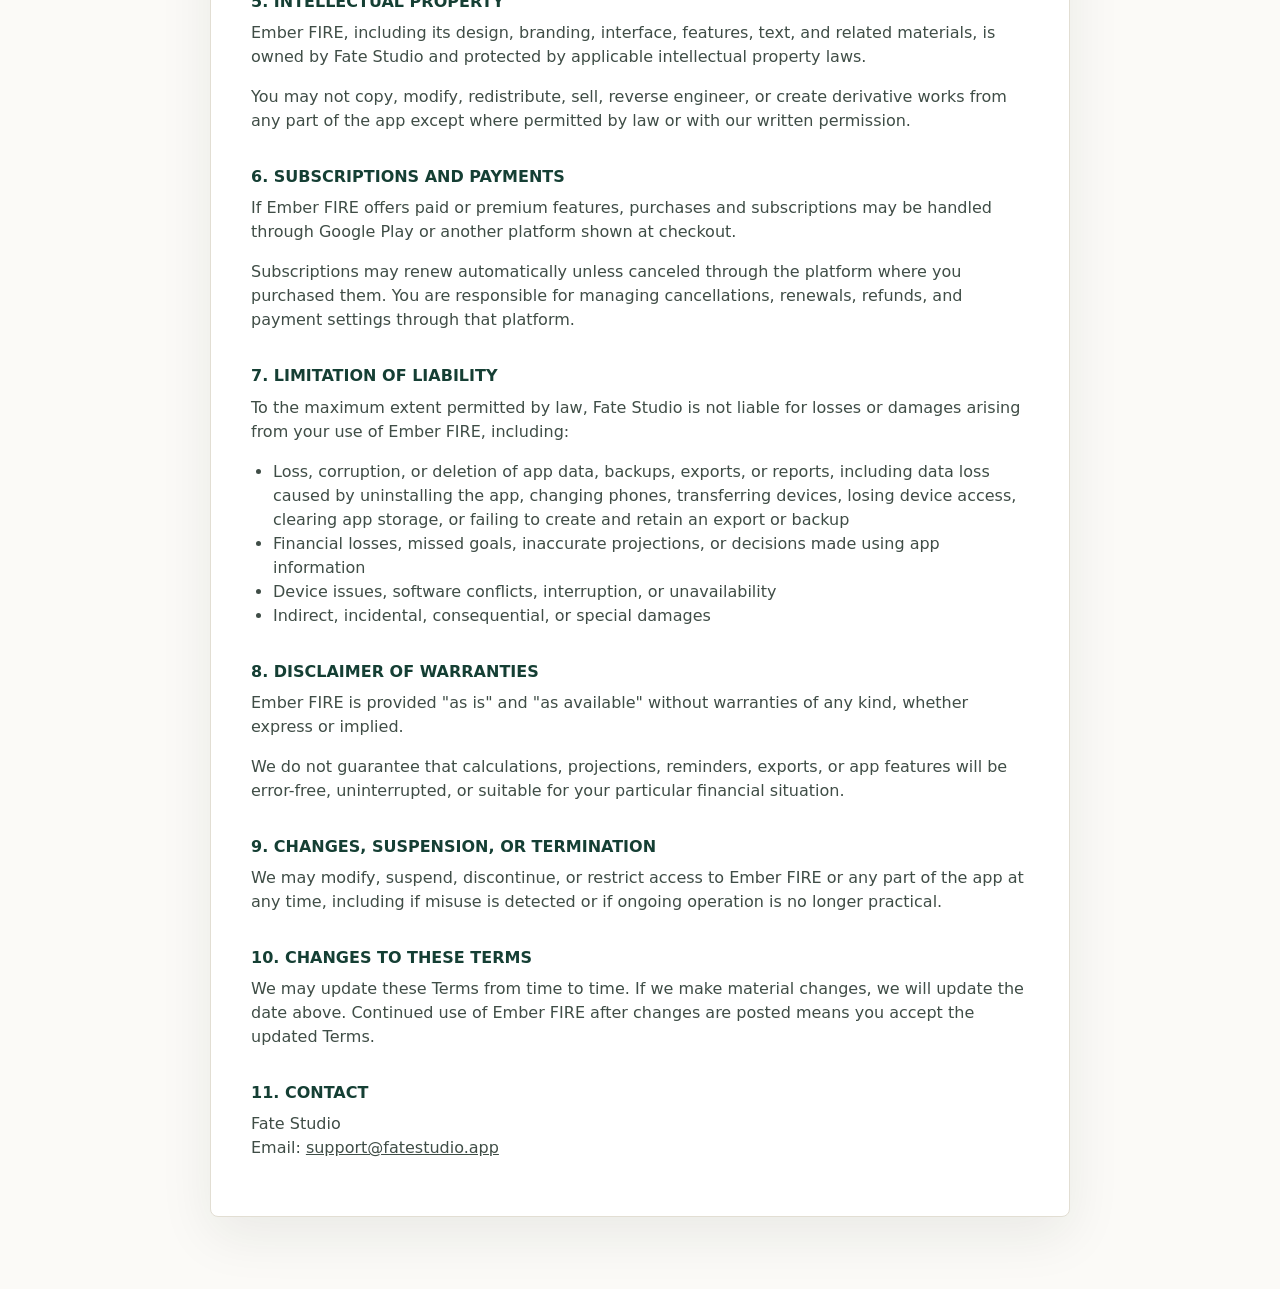
<file: terms/ember-fire.html>
<!doctype html>
<html lang="en">
  <head>
    <meta charset="utf-8" />
    <meta name="viewport" content="width=device-width, initial-scale=1" />
    <meta name="description" content="Terms of Use for Ember FIRE by Fate Studio." />
    <title>Terms of Use for Ember FIRE | Fate Studio</title>
    <link rel="icon" type="image/png" sizes="64x64" href="../assets/favicon.png" />
    <link rel="apple-touch-icon" sizes="180x180" href="../assets/apple-touch-icon.png" />
    <link rel="stylesheet" href="../styles.css" />
  </head>
  <body class="policy-page">
    <header class="site-header">
      <a class="brand" href="../" aria-label="Fate Studio home">
        <span class="brand-mark" aria-hidden="true">
          <img src="../assets/fate_studio_logo.png" alt="" />
        </span>
        <span>Fate Studio</span>
      </a>
      <nav class="nav-links" aria-label="Policy navigation">
        <a href="../#apps">Apps</a>
        <a href="../#policies">Policies</a>
        <a href="mailto:support@fatestudio.app">Contact</a>
      </nav>
    </header>

    <main class="policy-main">
      <a class="back-link" href="../#policies">Back to policy links</a>
      <article class="policy-article">
        <h1>Terms of Use for Ember FIRE</h1>
        <p class="effective-date">Last updated: May 7, 2026</p>

        <p>
          Ember FIRE is developed by Fate Studio. By downloading, accessing, or using Ember FIRE, you agree to these Terms of Use. If you do not agree with these Terms, please do not use the app.
        </p>

        <h2>1. Description of Service</h2>
        <p>Ember FIRE is a personal finance planning app for Android. The app helps users track and review progress toward Financial Independence, Retire Early (FIRE), including:</p>
        <ul>
          <li>Financial accounts, balances, income, and expenses</li>
          <li>FIRE goals, assumptions, calculators, and planning data</li>
          <li>Progress reviews, dashboards, reports, and reminders</li>
          <li>Backup and export features that you choose to use</li>
        </ul>
        <p>Ember FIRE is designed to keep user-entered app data on your device. Fate Studio does not operate cloud storage, cloud sync, cloud backup, or account-based recovery for your in-app data.</p>

        <h2>2. User Responsibilities</h2>
        <p>You agree to use Ember FIRE only for lawful purposes and in a way that does not misuse, disrupt, copy, reverse engineer, or exploit the app.</p>
        <p>You are responsible for the accuracy of the information you enter, the security of your device, and any backup files, exports, or reports you create.</p>
        <p>You are also responsible for manually exporting and safely storing any data you want to keep, restore, or transfer to another phone or device.</p>

        <h2>3. Financial Disclaimer</h2>
        <p>Ember FIRE is provided for personal tracking, planning, and educational purposes only. The app does not provide financial, tax, legal, investment, retirement, or professional advice.</p>
        <p>Any financial decisions you make are your responsibility. You should consider seeking advice from a qualified professional before making important financial decisions.</p>

        <h2>4. Data and Privacy</h2>
        <p>Your use of Ember FIRE is also governed by our <a href="../privacy/ember-fire.html">Privacy Policy</a>.</p>
        <p>Because Ember FIRE is designed around local storage and because Fate Studio does not store your in-app data in our cloud, we cannot restore data that exists only on your device.</p>
        <p>Uninstalling the app, clearing app storage, resetting your device, replacing your phone, transferring to a new phone, losing your phone, or losing access to your phone may permanently delete your in-app data unless you previously created and safely stored your own export or backup file.</p>
        <p>You are responsible for creating, exporting, transferring, and safely storing any backups, exports, or reports you need. If you do not have access to your device or to a backup/export that you created, Fate Studio may not be able to recover your data. This is a direct result of our privacy-first design: we do not keep copies of your in-app information on our servers.</p>

        <h2>5. Intellectual Property</h2>
        <p>Ember FIRE, including its design, branding, interface, features, text, and related materials, is owned by Fate Studio and protected by applicable intellectual property laws.</p>
        <p>You may not copy, modify, redistribute, sell, reverse engineer, or create derivative works from any part of the app except where permitted by law or with our written permission.</p>

        <h2>6. Subscriptions and Payments</h2>
        <p>If Ember FIRE offers paid or premium features, purchases and subscriptions may be handled through Google Play or another platform shown at checkout.</p>
        <p>Subscriptions may renew automatically unless canceled through the platform where you purchased them. You are responsible for managing cancellations, renewals, refunds, and payment settings through that platform.</p>

        <h2>7. Limitation of Liability</h2>
        <p>To the maximum extent permitted by law, Fate Studio is not liable for losses or damages arising from your use of Ember FIRE, including:</p>
        <ul>
          <li>Loss, corruption, or deletion of app data, backups, exports, or reports, including data loss caused by uninstalling the app, changing phones, transferring devices, losing device access, clearing app storage, or failing to create and retain an export or backup</li>
          <li>Financial losses, missed goals, inaccurate projections, or decisions made using app information</li>
          <li>Device issues, software conflicts, interruption, or unavailability</li>
          <li>Indirect, incidental, consequential, or special damages</li>
        </ul>

        <h2>8. Disclaimer of Warranties</h2>
        <p>Ember FIRE is provided "as is" and "as available" without warranties of any kind, whether express or implied.</p>
        <p>We do not guarantee that calculations, projections, reminders, exports, or app features will be error-free, uninterrupted, or suitable for your particular financial situation.</p>

        <h2>9. Changes, Suspension, or Termination</h2>
        <p>We may modify, suspend, discontinue, or restrict access to Ember FIRE or any part of the app at any time, including if misuse is detected or if ongoing operation is no longer practical.</p>

        <h2>10. Changes to These Terms</h2>
        <p>We may update these Terms from time to time. If we make material changes, we will update the date above. Continued use of Ember FIRE after changes are posted means you accept the updated Terms.</p>

        <h2>11. Contact</h2>
        <p>
          Fate Studio<br />
          Email: <a href="mailto:support@fatestudio.app">support@fatestudio.app</a>
        </p>
      </article>
    </main>
  </body>
</html>
</file>
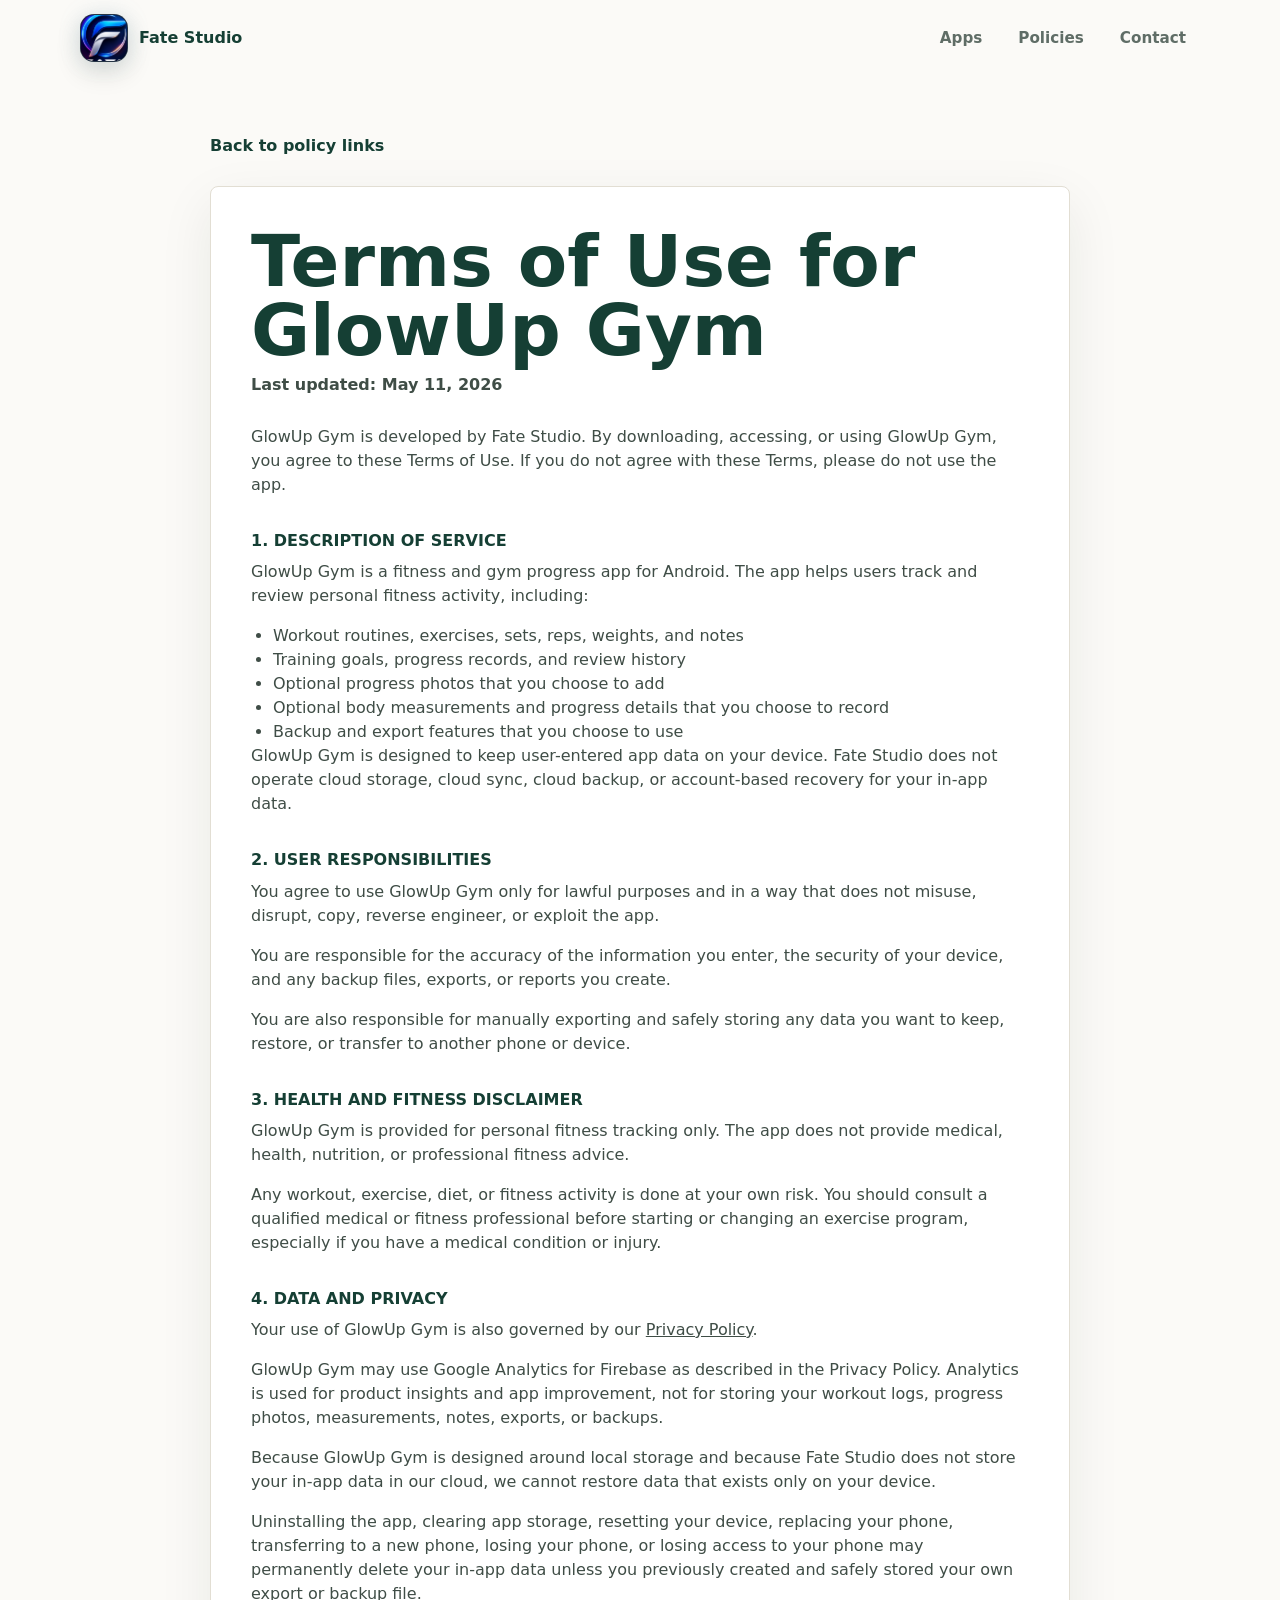
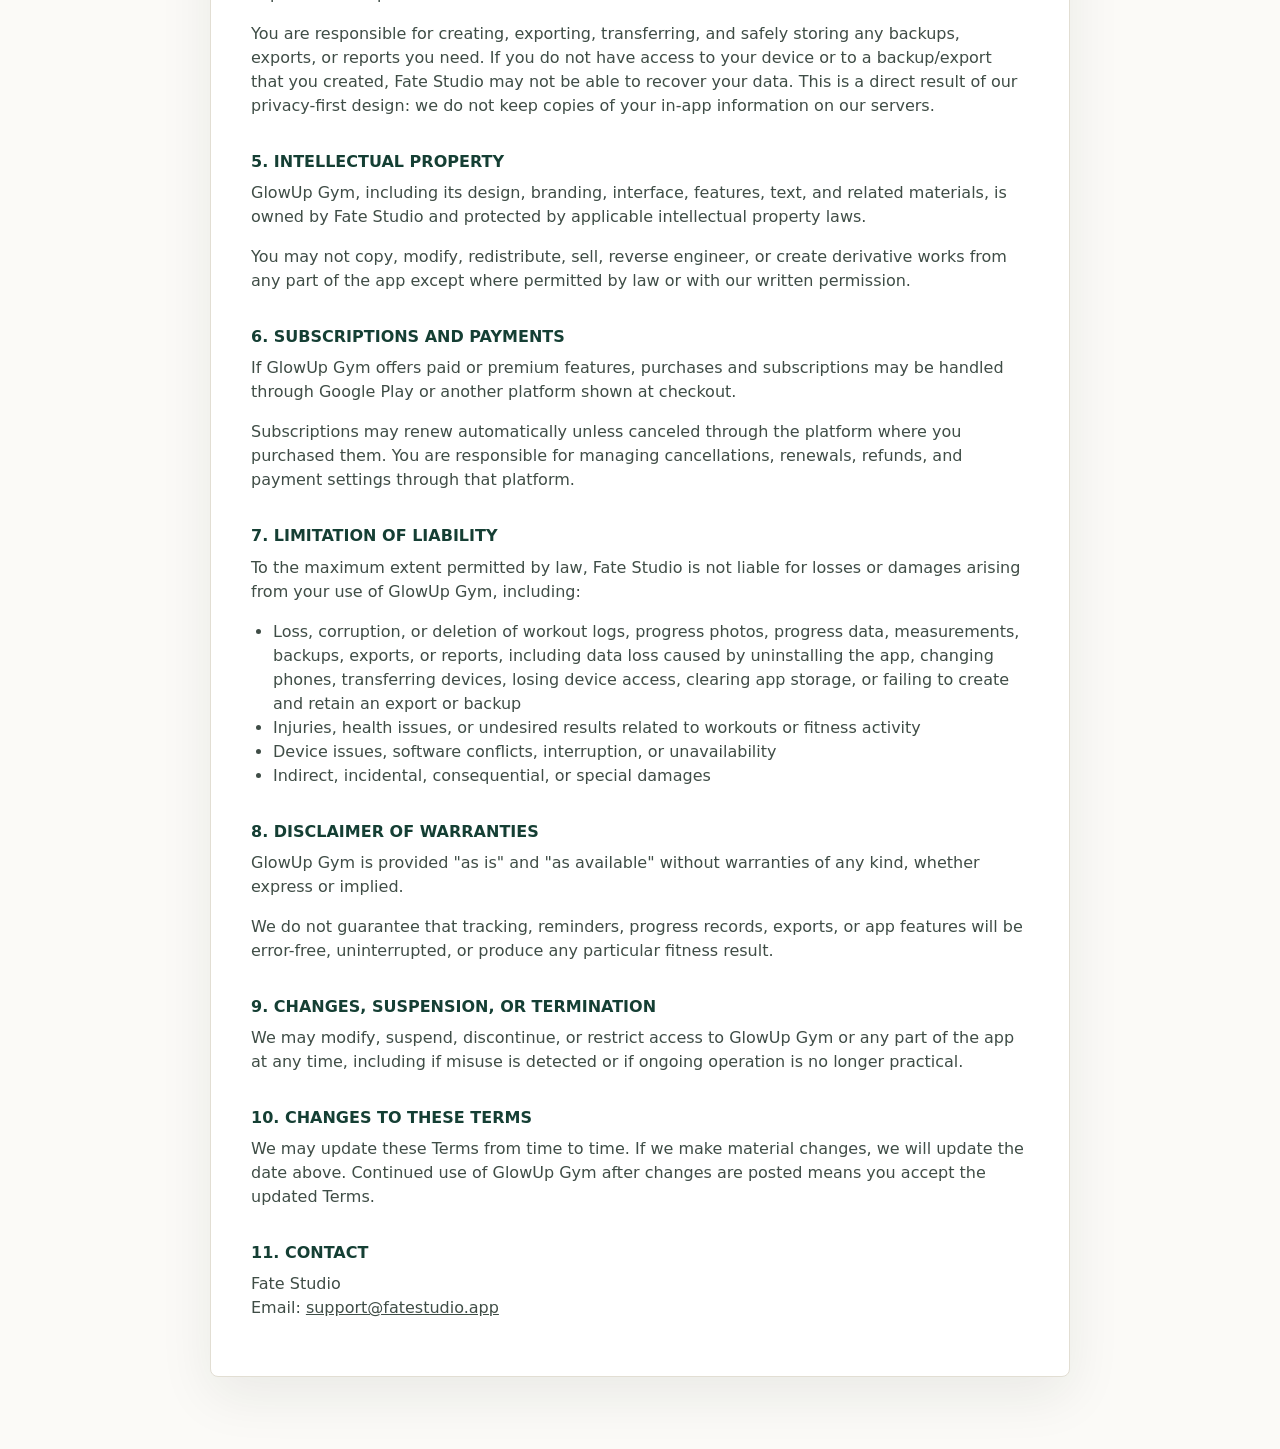
<file: terms/glowup-gym.html>
<!doctype html>
<html lang="en">
  <head>
    <meta charset="utf-8" />
    <meta name="viewport" content="width=device-width, initial-scale=1" />
    <meta name="description" content="Terms of Use for GlowUp Gym by Fate Studio." />
    <title>Terms of Use for GlowUp Gym | Fate Studio</title>
    <link rel="icon" type="image/png" sizes="64x64" href="../assets/favicon.png" />
    <link rel="apple-touch-icon" sizes="180x180" href="../assets/apple-touch-icon.png" />
    <link rel="stylesheet" href="../styles.css" />
  </head>
  <body class="policy-page">
    <header class="site-header">
      <a class="brand" href="../" aria-label="Fate Studio home">
        <span class="brand-mark" aria-hidden="true">
          <img src="../assets/fate_studio_logo.png" alt="" />
        </span>
        <span>Fate Studio</span>
      </a>
      <nav class="nav-links" aria-label="Policy navigation">
        <a href="../#apps">Apps</a>
        <a href="../#policies">Policies</a>
        <a href="mailto:support@fatestudio.app">Contact</a>
      </nav>
    </header>

    <main class="policy-main">
      <a class="back-link" href="../#policies">Back to policy links</a>
      <article class="policy-article">
        <h1>Terms of Use for GlowUp Gym</h1>
        <p class="effective-date">Last updated: May 11, 2026</p>

        <p>
          GlowUp Gym is developed by Fate Studio. By downloading, accessing, or using GlowUp Gym, you agree to these Terms of Use. If you do not agree with these Terms, please do not use the app.
        </p>

        <h2>1. Description of Service</h2>
        <p>GlowUp Gym is a fitness and gym progress app for Android. The app helps users track and review personal fitness activity, including:</p>
        <ul>
          <li>Workout routines, exercises, sets, reps, weights, and notes</li>
          <li>Training goals, progress records, and review history</li>
          <li>Optional progress photos that you choose to add</li>
          <li>Optional body measurements and progress details that you choose to record</li>
          <li>Backup and export features that you choose to use</li>
        </ul>
        <p>GlowUp Gym is designed to keep user-entered app data on your device. Fate Studio does not operate cloud storage, cloud sync, cloud backup, or account-based recovery for your in-app data.</p>

        <h2>2. User Responsibilities</h2>
        <p>You agree to use GlowUp Gym only for lawful purposes and in a way that does not misuse, disrupt, copy, reverse engineer, or exploit the app.</p>
        <p>You are responsible for the accuracy of the information you enter, the security of your device, and any backup files, exports, or reports you create.</p>
        <p>You are also responsible for manually exporting and safely storing any data you want to keep, restore, or transfer to another phone or device.</p>

        <h2>3. Health and Fitness Disclaimer</h2>
        <p>GlowUp Gym is provided for personal fitness tracking only. The app does not provide medical, health, nutrition, or professional fitness advice.</p>
        <p>Any workout, exercise, diet, or fitness activity is done at your own risk. You should consult a qualified medical or fitness professional before starting or changing an exercise program, especially if you have a medical condition or injury.</p>

        <h2>4. Data and Privacy</h2>
        <p>Your use of GlowUp Gym is also governed by our <a href="../privacy/glowup-gym.html">Privacy Policy</a>.</p>
        <p>GlowUp Gym may use Google Analytics for Firebase as described in the Privacy Policy. Analytics is used for product insights and app improvement, not for storing your workout logs, progress photos, measurements, notes, exports, or backups.</p>
        <p>Because GlowUp Gym is designed around local storage and because Fate Studio does not store your in-app data in our cloud, we cannot restore data that exists only on your device.</p>
        <p>Uninstalling the app, clearing app storage, resetting your device, replacing your phone, transferring to a new phone, losing your phone, or losing access to your phone may permanently delete your in-app data unless you previously created and safely stored your own export or backup file.</p>
        <p>You are responsible for creating, exporting, transferring, and safely storing any backups, exports, or reports you need. If you do not have access to your device or to a backup/export that you created, Fate Studio may not be able to recover your data. This is a direct result of our privacy-first design: we do not keep copies of your in-app information on our servers.</p>

        <h2>5. Intellectual Property</h2>
        <p>GlowUp Gym, including its design, branding, interface, features, text, and related materials, is owned by Fate Studio and protected by applicable intellectual property laws.</p>
        <p>You may not copy, modify, redistribute, sell, reverse engineer, or create derivative works from any part of the app except where permitted by law or with our written permission.</p>

        <h2>6. Subscriptions and Payments</h2>
        <p>If GlowUp Gym offers paid or premium features, purchases and subscriptions may be handled through Google Play or another platform shown at checkout.</p>
        <p>Subscriptions may renew automatically unless canceled through the platform where you purchased them. You are responsible for managing cancellations, renewals, refunds, and payment settings through that platform.</p>

        <h2>7. Limitation of Liability</h2>
        <p>To the maximum extent permitted by law, Fate Studio is not liable for losses or damages arising from your use of GlowUp Gym, including:</p>
        <ul>
          <li>Loss, corruption, or deletion of workout logs, progress photos, progress data, measurements, backups, exports, or reports, including data loss caused by uninstalling the app, changing phones, transferring devices, losing device access, clearing app storage, or failing to create and retain an export or backup</li>
          <li>Injuries, health issues, or undesired results related to workouts or fitness activity</li>
          <li>Device issues, software conflicts, interruption, or unavailability</li>
          <li>Indirect, incidental, consequential, or special damages</li>
        </ul>

        <h2>8. Disclaimer of Warranties</h2>
        <p>GlowUp Gym is provided "as is" and "as available" without warranties of any kind, whether express or implied.</p>
        <p>We do not guarantee that tracking, reminders, progress records, exports, or app features will be error-free, uninterrupted, or produce any particular fitness result.</p>

        <h2>9. Changes, Suspension, or Termination</h2>
        <p>We may modify, suspend, discontinue, or restrict access to GlowUp Gym or any part of the app at any time, including if misuse is detected or if ongoing operation is no longer practical.</p>

        <h2>10. Changes to These Terms</h2>
        <p>We may update these Terms from time to time. If we make material changes, we will update the date above. Continued use of GlowUp Gym after changes are posted means you accept the updated Terms.</p>

        <h2>11. Contact</h2>
        <p>
          Fate Studio<br />
          Email: <a href="mailto:support@fatestudio.app">support@fatestudio.app</a>
        </p>
      </article>
    </main>
  </body>
</html>
</file>
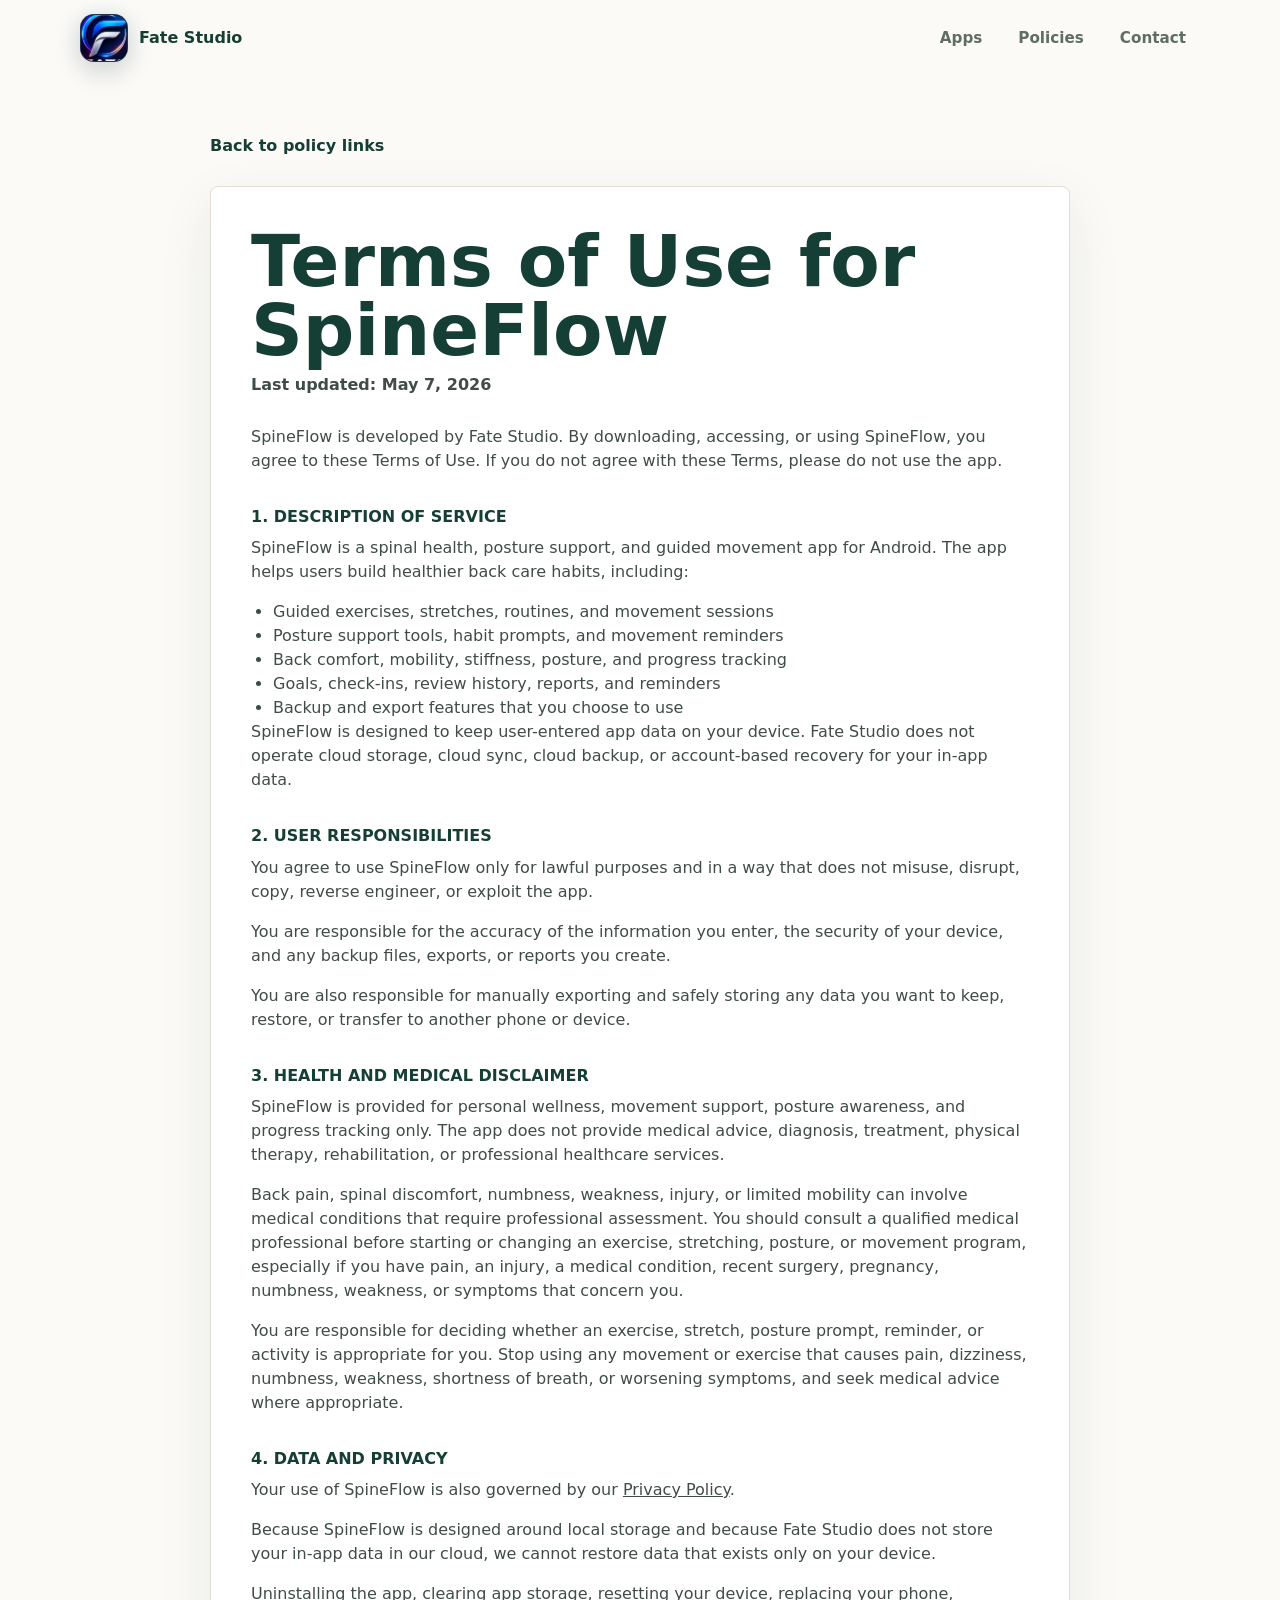
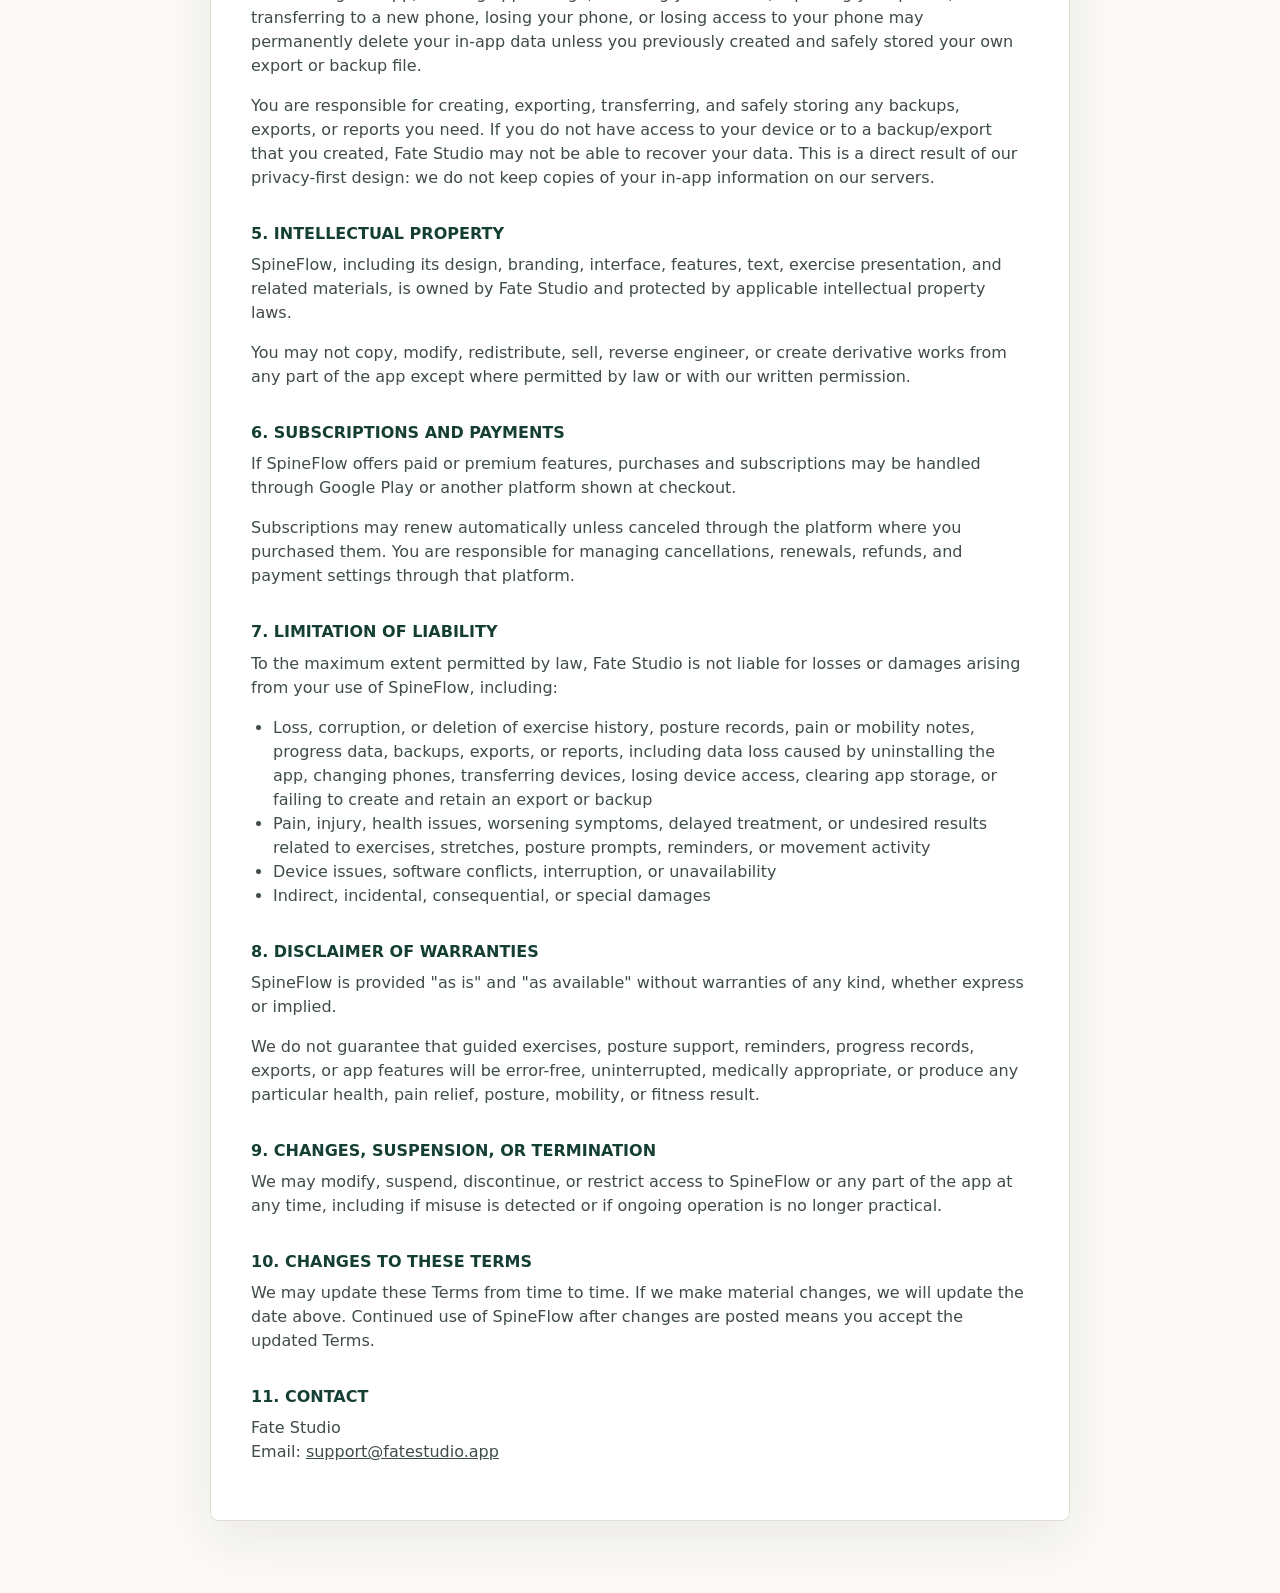
<file: terms/spineflow.html>
<!doctype html>
<html lang="en">
  <head>
    <meta charset="utf-8" />
    <meta name="viewport" content="width=device-width, initial-scale=1" />
    <meta name="description" content="Terms of Use for SpineFlow by Fate Studio." />
    <title>Terms of Use for SpineFlow | Fate Studio</title>
    <link rel="icon" type="image/png" sizes="64x64" href="../assets/favicon.png" />
    <link rel="apple-touch-icon" sizes="180x180" href="../assets/apple-touch-icon.png" />
    <link rel="stylesheet" href="../styles.css" />
  </head>
  <body class="policy-page">
    <header class="site-header">
      <a class="brand" href="../" aria-label="Fate Studio home">
        <span class="brand-mark" aria-hidden="true">
          <img src="../assets/fate_studio_logo.png" alt="" />
        </span>
        <span>Fate Studio</span>
      </a>
      <nav class="nav-links" aria-label="Policy navigation">
        <a href="../#apps">Apps</a>
        <a href="../#policies">Policies</a>
        <a href="mailto:support@fatestudio.app">Contact</a>
      </nav>
    </header>

    <main class="policy-main">
      <a class="back-link" href="../#policies">Back to policy links</a>
      <article class="policy-article">
        <h1>Terms of Use for SpineFlow</h1>
        <p class="effective-date">Last updated: May 7, 2026</p>

        <p>
          SpineFlow is developed by Fate Studio. By downloading, accessing, or using SpineFlow, you agree to these Terms of Use. If you do not agree with these Terms, please do not use the app.
        </p>

        <h2>1. Description of Service</h2>
        <p>SpineFlow is a spinal health, posture support, and guided movement app for Android. The app helps users build healthier back care habits, including:</p>
        <ul>
          <li>Guided exercises, stretches, routines, and movement sessions</li>
          <li>Posture support tools, habit prompts, and movement reminders</li>
          <li>Back comfort, mobility, stiffness, posture, and progress tracking</li>
          <li>Goals, check-ins, review history, reports, and reminders</li>
          <li>Backup and export features that you choose to use</li>
        </ul>
        <p>SpineFlow is designed to keep user-entered app data on your device. Fate Studio does not operate cloud storage, cloud sync, cloud backup, or account-based recovery for your in-app data.</p>

        <h2>2. User Responsibilities</h2>
        <p>You agree to use SpineFlow only for lawful purposes and in a way that does not misuse, disrupt, copy, reverse engineer, or exploit the app.</p>
        <p>You are responsible for the accuracy of the information you enter, the security of your device, and any backup files, exports, or reports you create.</p>
        <p>You are also responsible for manually exporting and safely storing any data you want to keep, restore, or transfer to another phone or device.</p>

        <h2>3. Health and Medical Disclaimer</h2>
        <p>SpineFlow is provided for personal wellness, movement support, posture awareness, and progress tracking only. The app does not provide medical advice, diagnosis, treatment, physical therapy, rehabilitation, or professional healthcare services.</p>
        <p>Back pain, spinal discomfort, numbness, weakness, injury, or limited mobility can involve medical conditions that require professional assessment. You should consult a qualified medical professional before starting or changing an exercise, stretching, posture, or movement program, especially if you have pain, an injury, a medical condition, recent surgery, pregnancy, numbness, weakness, or symptoms that concern you.</p>
        <p>You are responsible for deciding whether an exercise, stretch, posture prompt, reminder, or activity is appropriate for you. Stop using any movement or exercise that causes pain, dizziness, numbness, weakness, shortness of breath, or worsening symptoms, and seek medical advice where appropriate.</p>

        <h2>4. Data and Privacy</h2>
        <p>Your use of SpineFlow is also governed by our <a href="../privacy/spineflow.html">Privacy Policy</a>.</p>
        <p>Because SpineFlow is designed around local storage and because Fate Studio does not store your in-app data in our cloud, we cannot restore data that exists only on your device.</p>
        <p>Uninstalling the app, clearing app storage, resetting your device, replacing your phone, transferring to a new phone, losing your phone, or losing access to your phone may permanently delete your in-app data unless you previously created and safely stored your own export or backup file.</p>
        <p>You are responsible for creating, exporting, transferring, and safely storing any backups, exports, or reports you need. If you do not have access to your device or to a backup/export that you created, Fate Studio may not be able to recover your data. This is a direct result of our privacy-first design: we do not keep copies of your in-app information on our servers.</p>

        <h2>5. Intellectual Property</h2>
        <p>SpineFlow, including its design, branding, interface, features, text, exercise presentation, and related materials, is owned by Fate Studio and protected by applicable intellectual property laws.</p>
        <p>You may not copy, modify, redistribute, sell, reverse engineer, or create derivative works from any part of the app except where permitted by law or with our written permission.</p>

        <h2>6. Subscriptions and Payments</h2>
        <p>If SpineFlow offers paid or premium features, purchases and subscriptions may be handled through Google Play or another platform shown at checkout.</p>
        <p>Subscriptions may renew automatically unless canceled through the platform where you purchased them. You are responsible for managing cancellations, renewals, refunds, and payment settings through that platform.</p>

        <h2>7. Limitation of Liability</h2>
        <p>To the maximum extent permitted by law, Fate Studio is not liable for losses or damages arising from your use of SpineFlow, including:</p>
        <ul>
          <li>Loss, corruption, or deletion of exercise history, posture records, pain or mobility notes, progress data, backups, exports, or reports, including data loss caused by uninstalling the app, changing phones, transferring devices, losing device access, clearing app storage, or failing to create and retain an export or backup</li>
          <li>Pain, injury, health issues, worsening symptoms, delayed treatment, or undesired results related to exercises, stretches, posture prompts, reminders, or movement activity</li>
          <li>Device issues, software conflicts, interruption, or unavailability</li>
          <li>Indirect, incidental, consequential, or special damages</li>
        </ul>

        <h2>8. Disclaimer of Warranties</h2>
        <p>SpineFlow is provided "as is" and "as available" without warranties of any kind, whether express or implied.</p>
        <p>We do not guarantee that guided exercises, posture support, reminders, progress records, exports, or app features will be error-free, uninterrupted, medically appropriate, or produce any particular health, pain relief, posture, mobility, or fitness result.</p>

        <h2>9. Changes, Suspension, or Termination</h2>
        <p>We may modify, suspend, discontinue, or restrict access to SpineFlow or any part of the app at any time, including if misuse is detected or if ongoing operation is no longer practical.</p>

        <h2>10. Changes to These Terms</h2>
        <p>We may update these Terms from time to time. If we make material changes, we will update the date above. Continued use of SpineFlow after changes are posted means you accept the updated Terms.</p>

        <h2>11. Contact</h2>
        <p>
          Fate Studio<br />
          Email: <a href="mailto:support@fatestudio.app">support@fatestudio.app</a>
        </p>
      </article>
    </main>
  </body>
</html>
</file>
<file: styles.css>
:root {
  color-scheme: light;
  --ink: #17211d;
  --muted: #5f6d66;
  --paper: #fbfaf7;
  --line: #e2ded3;
  --panel: #ffffff;
  --forest: #153f34;
  --moss: #7e9c5c;
  --coral: #d85f49;
  --amber: #e8a43a;
  --rose: #d66d8f;
  --sky: #79aeca;
  --shadow: 0 22px 70px rgba(23, 33, 29, 0.12);
}

* {
  box-sizing: border-box;
}

html {
  scroll-behavior: smooth;
}

body {
  margin: 0;
  color: var(--ink);
  background:
    linear-gradient(135deg, rgba(126, 156, 92, 0.16), transparent 34%),
    linear-gradient(225deg, rgba(216, 95, 73, 0.12), transparent 28%),
    var(--paper);
  font-family: Inter, ui-sans-serif, system-ui, -apple-system, BlinkMacSystemFont, "Segoe UI", sans-serif;
  line-height: 1.5;
}

a {
  color: inherit;
}

.site-header,
.site-footer {
  width: min(1120px, calc(100% - 32px));
  margin: 0 auto;
}

.site-header {
  min-height: 76px;
  display: flex;
  align-items: center;
  justify-content: space-between;
  gap: 20px;
}

.brand {
  display: inline-flex;
  align-items: center;
  gap: 11px;
  color: var(--forest);
  font-weight: 800;
  line-height: 1;
  text-decoration: none;
}

.app-icon {
  display: inline-grid;
  place-items: center;
  flex: 0 0 auto;
  color: white;
  font-weight: 850;
}

.brand-mark {
  position: relative;
  display: inline-flex;
  width: 48px;
  height: 48px;
  flex: 0 0 auto;
  border: 1px solid rgba(121, 174, 202, 0.28);
  border-radius: 14px;
  background: #050713;
  overflow: hidden;
  box-shadow: 0 10px 26px rgba(23, 33, 29, 0.14), 0 0 22px rgba(121, 174, 202, 0.18);
}

.brand-mark img {
  display: block;
  width: 100%;
  height: 100%;
  object-fit: cover;
  object-position: 50% 36%;
  transform: scale(1.58);
  transform-origin: 50% 34%;
}

.nav-links {
  display: flex;
  align-items: center;
  gap: 8px;
}

.nav-links a {
  min-height: 40px;
  display: inline-flex;
  align-items: center;
  padding: 0 14px;
  border-radius: 999px;
  color: var(--muted);
  font-size: 0.95rem;
  font-weight: 700;
  text-decoration: none;
}

.nav-links a:hover {
  background: rgba(21, 63, 52, 0.08);
  color: var(--forest);
}

.hero {
  position: relative;
  width: min(1120px, calc(100% - 32px));
  min-height: calc(100vh - 108px);
  margin: 0 auto;
  padding: 42px 0 56px;
  display: flex;
  align-items: center;
  overflow: hidden;
}

.hero-copy {
  position: relative;
  z-index: 2;
  max-width: 690px;
}

.eyebrow {
  margin: 0 0 12px;
  color: var(--coral);
  font-size: 0.78rem;
  font-weight: 850;
  letter-spacing: 0;
  text-transform: uppercase;
}

h1,
h2,
h3,
p {
  margin-top: 0;
}

h1 {
  margin-bottom: 18px;
  color: var(--forest);
  font-size: clamp(4.7rem, 12vw, 9.8rem);
  line-height: 0.86;
}

h2 {
  margin-bottom: 0;
  max-width: 680px;
  font-size: clamp(2rem, 4.5vw, 4.1rem);
  line-height: 0.98;
}

h3 {
  margin-bottom: 12px;
  font-size: 1.55rem;
}

.hero-text {
  max-width: 640px;
  margin-bottom: 28px;
  color: #3f4d46;
  font-size: clamp(1.08rem, 2vw, 1.34rem);
}

.hero-actions {
  display: flex;
  flex-wrap: wrap;
  gap: 12px;
}

.button {
  min-height: 48px;
  display: inline-flex;
  align-items: center;
  justify-content: center;
  padding: 0 20px;
  border: 1px solid var(--forest);
  border-radius: 999px;
  font-weight: 800;
  text-decoration: none;
}

.button.primary {
  background: var(--forest);
  color: white;
}

.button.secondary {
  background: rgba(255, 255, 255, 0.64);
  color: var(--forest);
}

.studio-panel {
  position: absolute;
  z-index: 1;
  top: 24px;
  right: 0;
  bottom: 28px;
  width: min(520px, 48vw);
  padding: 22px;
  border: 0;
  border-radius: 0;
  background:
    radial-gradient(circle at 20% 18%, rgba(216, 95, 73, 0.22), transparent 32%),
    radial-gradient(circle at 88% 76%, rgba(121, 174, 202, 0.22), transparent 30%);
  pointer-events: none;
}

.metric-strip {
  display: grid;
  grid-template-columns: 1fr 1fr;
  gap: 12px;
}

.metric-strip > div {
  min-height: 104px;
  padding: 18px;
  border: 1px solid rgba(21, 63, 52, 0.1);
  border-radius: 8px;
  background: rgba(255, 255, 255, 0.72);
  box-shadow: 0 14px 42px rgba(23, 33, 29, 0.08);
}

.metric-number {
  display: block;
  color: var(--forest);
  font-size: 2.35rem;
  font-weight: 900;
  line-height: 1;
}

.metric-label {
  display: block;
  margin-top: 8px;
  color: var(--muted);
  font-size: 0.86rem;
  font-weight: 750;
}

.device-preview {
  position: relative;
  min-height: 410px;
}

.phone-shell {
  position: absolute;
  inset: 42px 96px 0 auto;
  width: min(260px, 58vw);
  aspect-ratio: 0.53;
  padding: 12px;
  border-radius: 34px;
  background: #18231f;
  box-shadow: 0 24px 60px rgba(23, 33, 29, 0.26);
  transform: rotate(5deg);
}

.phone-screen {
  height: 100%;
  padding: 18px;
  border-radius: 24px;
  background:
    linear-gradient(180deg, #060606, #101614 54%, #f8fbf8 55%);
  overflow: hidden;
}

.studio-screen-logo {
  display: block;
  width: 100%;
  height: auto;
  aspect-ratio: 1;
  margin-bottom: 14px;
  border: 1px solid rgba(121, 174, 202, 0.22);
  border-radius: 22px;
  background: #050713;
  object-fit: cover;
  object-position: 50% 50%;
  box-shadow: 0 12px 28px rgba(0, 0, 0, 0.28), inset 0 1px 0 rgba(255, 255, 255, 0.12);
}

.screen-row {
  height: 96px;
  margin-bottom: 14px;
  border-radius: 18px;
}

.screen-row.gold {
  height: 52px;
  background: linear-gradient(135deg, var(--forest), var(--moss));
}

.screen-grid {
  display: grid;
  grid-template-columns: 1fr 1fr;
  gap: 10px;
}

.screen-grid span {
  aspect-ratio: 1;
  border-radius: 14px;
  background: rgba(21, 63, 52, 0.1);
}

.floating-card {
  position: absolute;
  display: flex;
  align-items: center;
  gap: 12px;
  width: 230px;
  padding: 14px;
  border: 1px solid rgba(21, 63, 52, 0.12);
  border-radius: 8px;
  background: rgba(255, 255, 255, 0.84);
  box-shadow: 0 16px 48px rgba(23, 33, 29, 0.14);
  backdrop-filter: blur(14px);
}

.floating-card strong,
.floating-card small {
  display: block;
}

.floating-card small {
  color: var(--muted);
  font-weight: 700;
}

.floating-card.ember {
  left: 2px;
  top: 118px;
}

.floating-card.glow {
  right: 0;
  bottom: 44px;
}

.floating-card.spine {
  left: 28px;
  bottom: 8px;
}

.app-icon {
  display: block;
  width: 52px;
  height: 52px;
  border-radius: 16px;
  background: white;
  object-fit: cover;
  box-shadow: inset 0 1px 0 rgba(255, 255, 255, 0.34);
}

.stats-band {
  width: min(1120px, calc(100% - 32px));
  margin: 0 auto 38px;
  display: grid;
  grid-template-columns: repeat(2, 1fr);
  border: 1px solid rgba(21, 63, 52, 0.14);
  border-radius: 8px;
  background: rgba(255, 255, 255, 0.68);
  overflow: hidden;
}

.stats-band div {
  min-height: 132px;
  padding: 24px;
  border-right: 1px solid rgba(21, 63, 52, 0.1);
}

.stats-band div:last-child {
  border-right: 0;
}

.stats-band strong {
  display: block;
  color: var(--forest);
  font-size: 3rem;
  line-height: 1;
}

.stats-band span {
  display: block;
  margin-top: 8px;
  color: var(--muted);
  font-weight: 800;
}

.section {
  width: min(1120px, calc(100% - 32px));
  margin: 0 auto;
  padding: 64px 0;
}

.section-heading {
  margin-bottom: 28px;
}

.app-grid {
  display: grid;
  grid-template-columns: repeat(3, minmax(0, 1fr));
  gap: 18px;
}

.app-card {
  min-height: 310px;
  padding: 24px;
  border: 1px solid rgba(21, 63, 52, 0.14);
  border-radius: 8px;
  background: rgba(255, 255, 255, 0.76);
}

.app-card-top {
  margin-bottom: 28px;
  display: flex;
  align-items: center;
  justify-content: space-between;
  gap: 12px;
}

.status-pill {
  padding: 6px 10px;
  border: 1px solid rgba(21, 63, 52, 0.14);
  border-radius: 999px;
  color: var(--forest);
  background: rgba(126, 156, 92, 0.14);
  font-size: 0.78rem;
  font-weight: 850;
}

.app-card p {
  max-width: 560px;
  color: var(--muted);
  font-size: 1.02rem;
}

.app-card-links {
  display: flex;
  flex-wrap: wrap;
  gap: 8px 18px;
}

.app-card a {
  display: inline-flex;
  min-height: 42px;
  align-items: center;
  color: var(--forest);
  font-weight: 850;
}

.policy-section {
  padding-top: 40px;
}

.policy-app-grid {
  display: grid;
  grid-template-columns: repeat(3, minmax(0, 1fr));
  gap: 18px;
}

.policy-app-card {
  padding: 22px;
  border: 1px solid rgba(21, 63, 52, 0.14);
  border-radius: 8px;
  background: rgba(255, 255, 255, 0.72);
}

.policy-app-heading {
  display: flex;
  align-items: center;
  gap: 14px;
  margin-bottom: 18px;
}

.policy-app-heading h3 {
  margin-bottom: 2px;
}

.policy-app-heading p {
  margin-bottom: 0;
  color: var(--muted);
  font-weight: 750;
}

.policy-links {
  display: grid;
  gap: 12px;
}

.policy-links a {
  display: flex;
  align-items: center;
  justify-content: space-between;
  gap: 18px;
  min-height: 78px;
  padding: 18px 20px;
  border: 1px solid rgba(21, 63, 52, 0.14);
  border-radius: 8px;
  background: rgba(255, 255, 255, 0.72);
  color: var(--forest);
  text-decoration: none;
}

.policy-links span {
  font-weight: 850;
}

.policy-links small {
  color: var(--muted);
  font-weight: 750;
}

.site-footer {
  min-height: 92px;
  display: flex;
  align-items: center;
  justify-content: space-between;
  gap: 18px;
  color: var(--muted);
  border-top: 1px solid rgba(21, 63, 52, 0.12);
}

.site-footer a {
  font-weight: 800;
  text-decoration: none;
}

.policy-page {
  background: var(--paper);
}

.policy-main {
  width: min(860px, calc(100% - 32px));
  margin: 0 auto;
  padding: 48px 0 72px;
}

.policy-article {
  padding: 40px;
  border: 1px solid var(--line);
  border-radius: 8px;
  background: white;
  box-shadow: 0 18px 54px rgba(23, 33, 29, 0.08);
}

.policy-article h1 {
  margin-bottom: 8px;
  font-size: clamp(2.35rem, 7vw, 4.5rem);
  line-height: 0.96;
}

.effective-date {
  margin-bottom: 28px;
  color: var(--muted);
  font-weight: 800;
}

.policy-article h2 {
  margin: 34px 0 10px;
  color: var(--forest);
  font-size: 1rem;
  line-height: 1.2;
  text-transform: uppercase;
}

.policy-article p,
.policy-article li {
  color: #3f4d46;
}

.policy-article ul {
  margin: 10px 0 0;
  padding-left: 22px;
}

.back-link {
  display: inline-flex;
  min-height: 44px;
  align-items: center;
  margin-bottom: 18px;
  color: var(--forest);
  font-weight: 850;
  text-decoration: none;
}

@media (max-width: 1040px) {
  .app-grid,
  .policy-app-grid {
    grid-template-columns: repeat(2, minmax(0, 1fr));
  }
}

@media (max-width: 840px) {
  .site-header {
    min-height: 68px;
  }

  .nav-links {
    gap: 2px;
  }

  .nav-links a {
    padding: 0 9px;
    font-size: 0.88rem;
  }

  .hero {
    min-height: auto;
    padding-top: 28px;
    display: block;
  }

  .studio-panel {
    position: relative;
    top: auto;
    right: auto;
    bottom: auto;
    width: 100%;
    min-height: 500px;
    margin-top: 26px;
  }

  .phone-shell {
    inset: 42px 52px 0 auto;
  }

  .stats-band,
  .app-grid,
  .policy-app-grid {
    grid-template-columns: 1fr;
  }

  .stats-band div {
    border-right: 0;
    border-bottom: 1px solid rgba(21, 63, 52, 0.1);
  }

  .stats-band div:last-child {
    border-bottom: 0;
  }

  .policy-links a,
  .site-footer {
    align-items: flex-start;
    flex-direction: column;
  }
}

@media (max-width: 560px) {
  .site-header {
    align-items: flex-start;
    flex-direction: column;
    padding: 16px 0;
  }

  .hero {
    gap: 30px;
  }

  h1 {
    font-size: clamp(4rem, 21vw, 6.5rem);
  }

  .hero-actions,
  .hero-actions .button {
    width: 100%;
  }

  .studio-panel {
    min-height: 540px;
    padding: 14px;
  }

  .metric-strip {
    grid-template-columns: 1fr;
  }

  .metric-strip > div {
    min-height: 82px;
  }

  .device-preview {
    min-height: 350px;
  }

  .phone-shell {
    inset: 30px 38px 0 auto;
    width: 158px;
    border-radius: 26px;
  }

  .phone-screen {
    padding: 12px;
    border-radius: 18px;
  }

  .studio-screen-logo {
    margin-bottom: 10px;
    border-radius: 16px;
  }

  .screen-row.gold {
    height: 38px;
  }

  .floating-card {
    width: min(242px, calc(100% - 32px));
    padding: 12px;
  }

  .floating-card.ember {
    top: 78px;
  }

  .floating-card.glow {
    right: 8px;
    bottom: 0;
  }

  .floating-card.spine {
    left: 0;
    bottom: 78px;
  }

  .section {
    padding: 46px 0;
  }

  .app-card,
  .policy-article {
    padding: 22px;
  }
}
</file>
